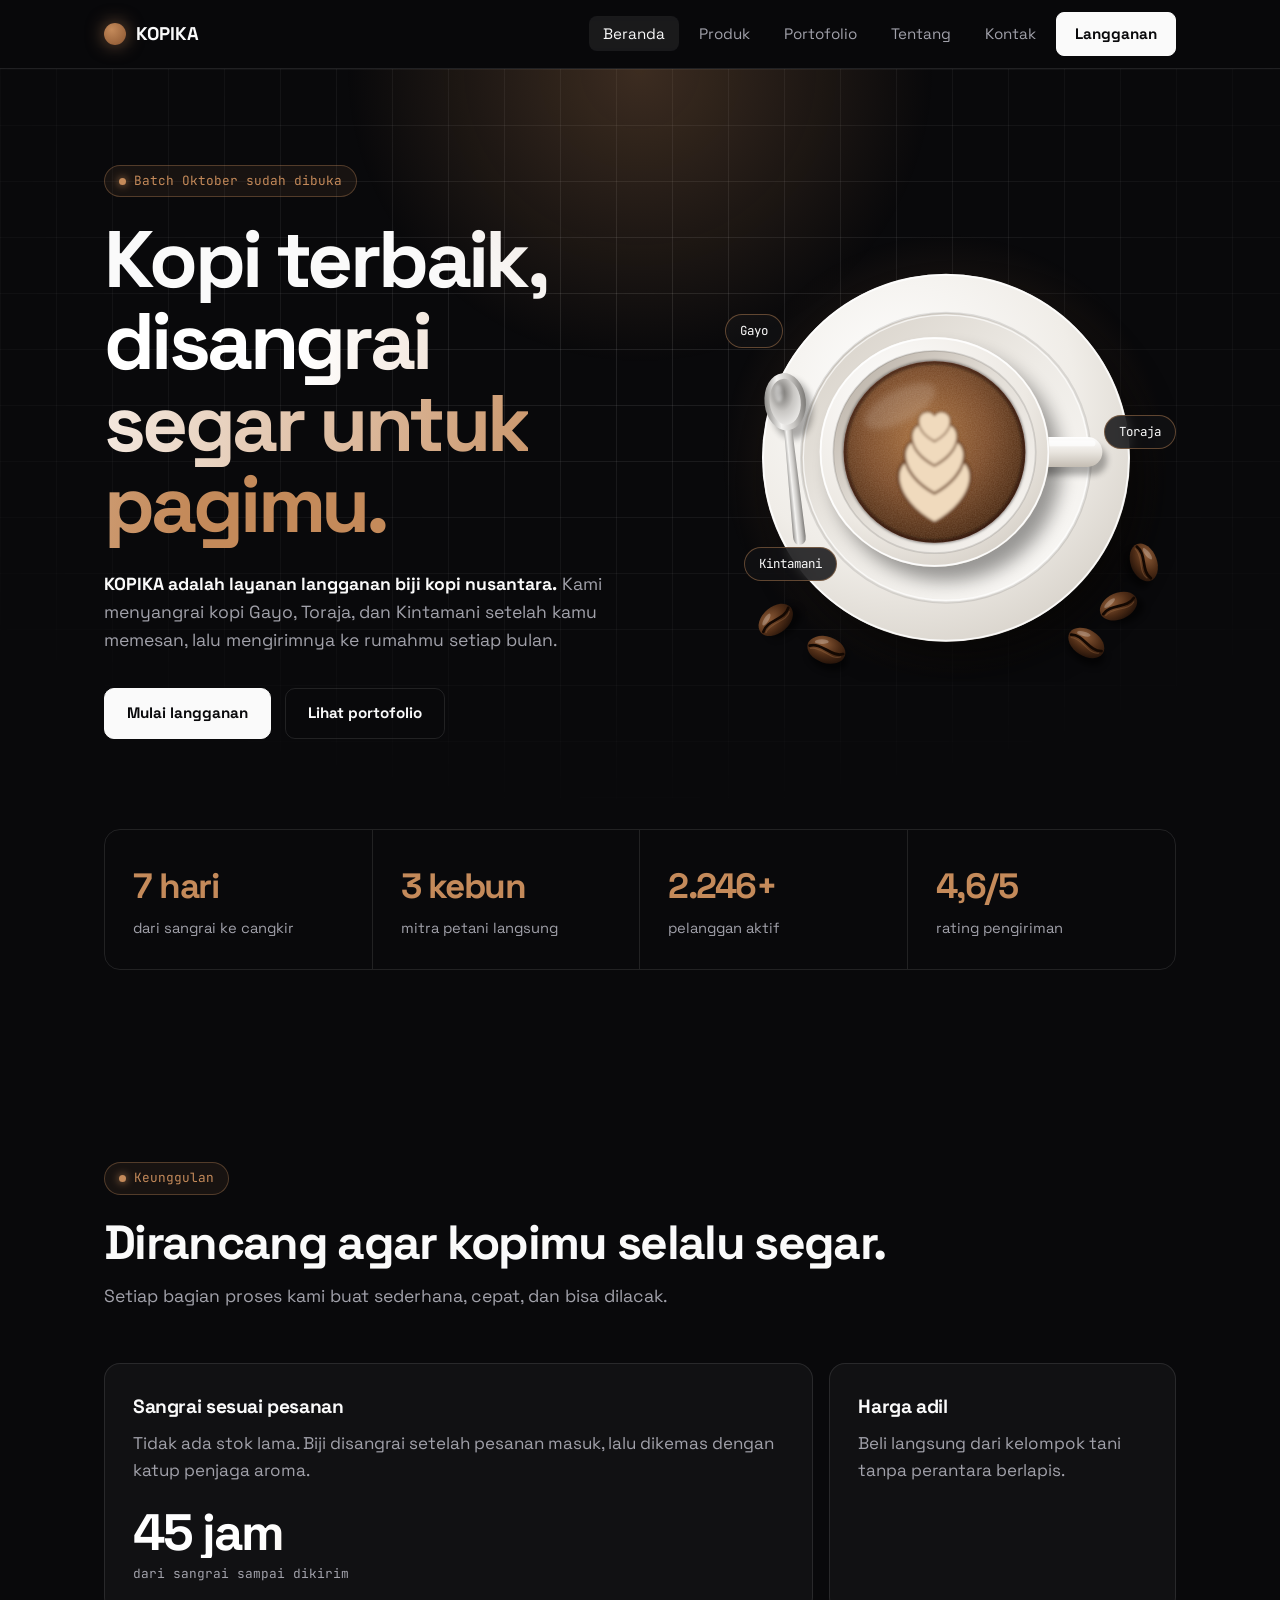
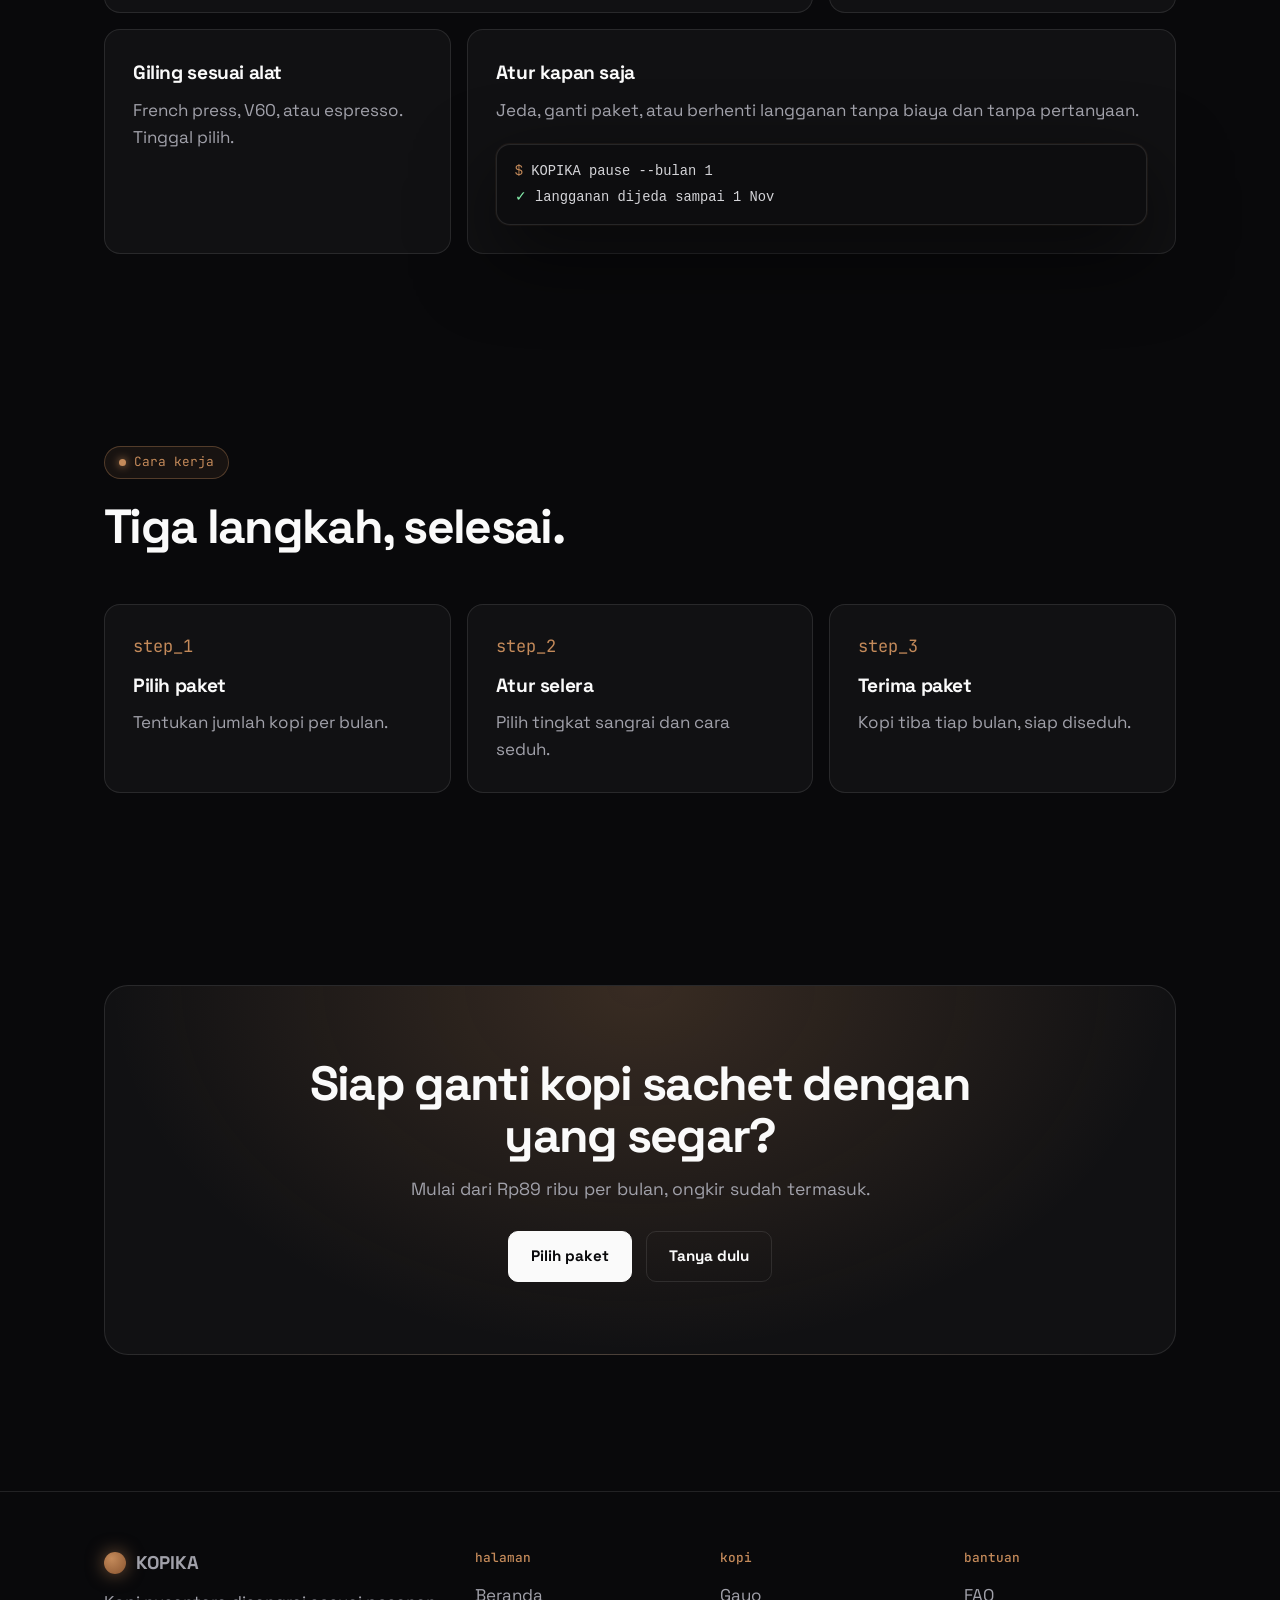
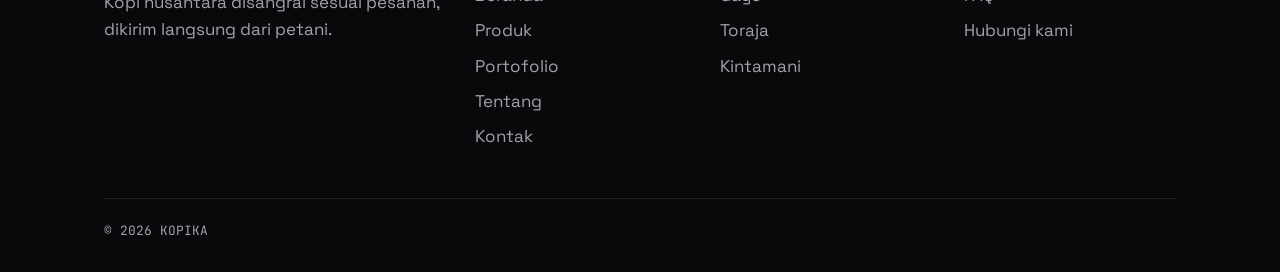
<file: index.html>
<!DOCTYPE html>
<html lang="id">

<head>
    <meta charset="UTF-8">
    <meta name="viewport" content="width=device-width, initial-scale=1">
    <title>KOPIKA - Kopi nusantara langganan</title>
    <link rel="preconnect" href="https://fonts.googleapis.com">
    <link rel="preconnect" href="https://fonts.gstatic.com" crossorigin>
    <link
        href="https://fonts.googleapis.com/css2?family=Space+Grotesk:wght@400;500;700&family=JetBrains+Mono:wght@400;500&display=swap"
        rel="stylesheet">
    <link rel="stylesheet" href="style.css">
</head>

<body>
    <header class="top">
        <div class="wrap nav"><a class="logo" href="index.html"><i></i>KOPIKA</a>
            <ul>
                <li><a href="index.html" class="on">Beranda</a></li>
                <li><a href="produk.html" class="">Produk</a></li>
                <li><a href="portofolio.html" class="">Portofolio</a></li>
                <li><a href="tentang.html" class="">Tentang</a></li>
                <li><a href="kontak.html" class="">Kontak</a></li>
                <li><a class="btn" href="produk.html#paket">Langganan</a></li>
            </ul>
        </div>
    </header>
    <main>
        <section class="hero">
            <div class="wrap">
                <div>
                    <span class="tag">Batch Oktober sudah dibuka</span>
                    <h1>Kopi terbaik, <span class="grad">disangrai segar untuk pagimu.</span></h1>
                    <p class="lead"><b style="color:var(--tx)">KOPIKA adalah layanan langganan biji kopi
                            nusantara.</b> Kami menyangrai kopi Gayo, Toraja, dan Kintamani setelah kamu memesan, lalu
                        mengirimnya ke rumahmu setiap bulan.</p>
                    <div class="row"><a class="btn" href="produk.html#paket">Mulai langganan</a><a class="btn ghost"
                            href="portofolio.html">Lihat portofolio</a></div>
                </div>
                <div class="art" aria-hidden="true">
                    <svg viewBox="0 0 400 400" role="img" xmlns="http://www.w3.org/2000/svg">
    <defs>
        <radialGradient id="gl" cx="50%" cy="50%" r="50%">
            <stop offset="0" stop-color="#C48A5A" stop-opacity=".30" />
            <stop offset="1" stop-color="#C48A5A" stop-opacity="0" />
        </radialGradient>
        <radialGradient id="gSaucer" cx="38%" cy="32%" r="85%">
            <stop offset="0" stop-color="#FFFFFF" />
            <stop offset=".55" stop-color="#F0EDE8" />
            <stop offset="1" stop-color="#CFC9C0" />
        </radialGradient>
        <linearGradient id="gWell" x1="0" y1="0" x2="1" y2="1">
            <stop offset="0" stop-color="#D5CFC6" />
            <stop offset=".5" stop-color="#EEEBE6" />
            <stop offset="1" stop-color="#FBFAF8" />
        </linearGradient>
        <radialGradient id="gCup" cx="36%" cy="30%" r="90%">
            <stop offset="0" stop-color="#FFFFFF" />
            <stop offset=".6" stop-color="#EDE9E3" />
            <stop offset="1" stop-color="#C9C2B8" />
        </radialGradient>
        <linearGradient id="gInner" x1="0" y1="0" x2="1" y2="1">
            <stop offset="0" stop-color="#B3AA9F" />
            <stop offset=".45" stop-color="#E2DDD6" />
            <stop offset="1" stop-color="#FAF8F5" />
        </linearGradient>
        <radialGradient id="gCoffee" cx="45%" cy="40%" r="68%">
            <stop offset="0" stop-color="#A9713F" />
            <stop offset=".5" stop-color="#7A4A28" />
            <stop offset=".88" stop-color="#47260F" />
            <stop offset="1" stop-color="#2B170A" />
        </radialGradient>
        <linearGradient id="gHandle" x1="0" y1="0" x2="0" y2="1">
            <stop offset="0" stop-color="#FFFFFF" />
            <stop offset=".5" stop-color="#E9E5DF" />
            <stop offset="1" stop-color="#C4BDB3" />
        </linearGradient>
        <linearGradient id="gMetal" x1="0" y1="0" x2="1" y2="0">
            <stop offset="0" stop-color="#8E8C89" />
            <stop offset=".35" stop-color="#F4F3F1" />
            <stop offset=".65" stop-color="#C9C7C4" />
            <stop offset="1" stop-color="#7C7A77" />
        </linearGradient>
        <radialGradient id="gSpoonIn" cx="40%" cy="30%" r="80%">
            <stop offset="0" stop-color="#6F6D6A" />
            <stop offset=".5" stop-color="#C8C6C3" />
            <stop offset="1" stop-color="#F1F0EE" />
        </radialGradient>
        <radialGradient id="gBean" cx="35%" cy="30%" r="80%">
            <stop offset="0" stop-color="#8E5C38" />
            <stop offset=".55" stop-color="#4E2C16" />
            <stop offset="1" stop-color="#1F1008" />
        </radialGradient>

        <filter id="b3" x="-30%" y="-30%" width="160%" height="160%"><feGaussianBlur stdDeviation="3" /></filter>
        <filter id="b8" x="-30%" y="-30%" width="160%" height="160%"><feGaussianBlur stdDeviation="8" /></filter>
        <filter id="b16" x="-40%" y="-40%" width="180%" height="180%"><feGaussianBlur stdDeviation="16" /></filter>
        <filter id="b1" x="-20%" y="-20%" width="140%" height="140%"><feGaussianBlur stdDeviation="1.3" /></filter>
        <filter id="grain" x="0" y="0" width="100%" height="100%">
            <feTurbulence type="fractalNoise" baseFrequency=".9" numOctaves="2" seed="7" result="n" />
            <feColorMatrix in="n" type="matrix"
                values="0 0 0 0 1  0 0 0 0 .86  0 0 0 0 .7  0 0 0 .55 0" result="c" />
            <feComposite in="c" in2="SourceAlpha" operator="in" />
        </filter>

        <path id="heart"
            d="M0 0 C-40 -22 -42 -58 -16 -62 C-6 -63 0 -54 0 -54 C0 -54 6 -63 16 -62 C42 -58 40 -22 0 0Z" />

        <g id="bean">
            <ellipse cx="4" cy="6" rx="17" ry="10.5" fill="#000" opacity=".55" filter="url(#b3)" />
            <ellipse rx="17" ry="11.5" fill="url(#gBean)" />
            <path d="M-15 1 C-6 -5 6 5 15 -1" fill="none" stroke="#130802" stroke-width="2.4"
                stroke-linecap="round" />
            <path d="M-14 3.2 C-5 -2 6 8 14 1.8" fill="none" stroke="#A67348" stroke-opacity=".35"
                stroke-width="1" />
            <ellipse cx="-6" cy="-5.5" rx="6" ry="2" fill="#fff" fill-opacity=".25"
                transform="rotate(-18 -6 -5.5)" />
        </g>
    </defs>

    <!-- cahaya hangat di belakang -->
    <circle cx="200" cy="205" r="195" fill="url(#gl)" />

    <!-- bayangan piring -->
    <ellipse cx="214" cy="226" rx="162" ry="158" fill="#000" opacity=".6" filter="url(#b16)" />

    <!-- piring -->
    <circle cx="200" cy="205" r="160" fill="url(#gSaucer)" />
    <circle cx="200" cy="205" r="159" fill="none" stroke="#fff" stroke-opacity=".85" stroke-width="1.5" />
    <circle cx="200" cy="205" r="126" fill="url(#gWell)" />
    <circle cx="200" cy="205" r="126" fill="none" stroke="#000" stroke-opacity=".10" stroke-width="2" />
    <circle cx="200" cy="205" r="124" fill="none" stroke="#fff" stroke-opacity=".7" stroke-width="1" />

    <!-- sendok -->
    <g transform="translate(66 212) rotate(-6)">
        <ellipse cx="5" cy="7" rx="18" ry="26" fill="#000" opacity=".30" filter="url(#b3)"
            transform="translate(0 -56)" />
        <path d="M-3.5 -34 L3.5 -34 L5.5 62 Q5.5 69 0 69 Q-5.5 69 -5.5 62Z" fill="url(#gMetal)" />
        <ellipse cx="0" cy="-56" rx="18" ry="25" fill="url(#gMetal)" />
        <ellipse cx="0" cy="-56" rx="13.5" ry="20" fill="url(#gSpoonIn)" />
        <ellipse cx="-5" cy="-64" rx="3.5" ry="8" fill="#fff" opacity=".45" filter="url(#b1)" />
    </g>

    <!-- bayangan cangkir + gagang -->
    <circle cx="200" cy="212" r="100" fill="#000" opacity=".38" filter="url(#b8)" />
    <rect x="266" y="194" width="74" height="26" rx="13" fill="#000" opacity=".30" filter="url(#b3)" />

    <!-- gagang -->
    <rect x="262" y="187" width="74" height="26" rx="13" fill="url(#gHandle)" />
    <rect x="268" y="190" width="62" height="5" rx="2.5" fill="#fff" opacity=".7" />

    <!-- badan cangkir -->
    <circle cx="190" cy="200" r="100" fill="url(#gCup)" />
    <circle cx="190" cy="200" r="99" fill="none" stroke="#fff" stroke-opacity=".9" stroke-width="1.5" />
    <circle cx="190" cy="200" r="88" fill="url(#gInner)" />
    <circle cx="190" cy="200" r="88" fill="none" stroke="#000" stroke-opacity=".12" stroke-width="1.5" />

    <!-- kopi -->
    <circle cx="190" cy="200" r="79" fill="url(#gCoffee)" />
    <circle cx="190" cy="200" r="79" fill="#000" filter="url(#grain)" opacity=".28" />
    <circle cx="190" cy="200" r="78" fill="none" stroke="#1A0C05" stroke-opacity=".55" stroke-width="3"
        filter="url(#b1)" />

    <!-- latte art -->
    <g fill="#F0DABD" stroke="#6B4023" stroke-width="2.6" stroke-linejoin="round" filter="url(#b1)">
        <use href="#heart" transform="translate(190 262) scale(.95)" />
        <use href="#heart" transform="translate(190 236) scale(.78)" />
        <use href="#heart" transform="translate(190 212) scale(.6)" />
        <use href="#heart" transform="translate(190 191) scale(.42)" />
    </g>
    <path d="M190 150 L190 268" stroke="#6B4023" stroke-opacity=".75" stroke-width="1.6" stroke-linecap="round"
        filter="url(#b1)" />

    <!-- kilau di permukaan kopi -->
    <ellipse cx="160" cy="160" rx="34" ry="14" fill="#fff" opacity=".14" filter="url(#b3)"
        transform="rotate(-28 160 160)" />

    <!-- uap tipis -->
    <g class="steam" fill="#fff" fill-opacity=".22" filter="url(#b8)">
        <path d="M150 150 a36 20 0 1 0 72 0 a36 20 0 1 0 -72 0z" />
        <path d="M176 120 a26 30 0 1 0 52 0 a26 30 0 1 0 -52 0z" style="animation-delay:1.4s" />
    </g>

    <!-- biji kopi -->
    <g transform="translate(350 334) rotate(-24)"><use href="#bean" /></g>
    <g transform="translate(322 366) rotate(32)"><use href="#bean" /></g>
    <g transform="translate(372 296) rotate(70)"><use href="#bean" /></g>
    <g transform="translate(52 346) rotate(-40)"><use href="#bean" /></g>
    <g transform="translate(96 372) rotate(18)"><use href="#bean" /></g>
</svg>
                    <span class="chip c1">Gayo</span><span class="chip c2">Toraja</span><span
                        class="chip c3">Kintamani</span>
                </div>
            </div>
        </section>

        <section style="padding-top:0">
            <div class="wrap">
                <div class="stats">
                    <div><b>7 hari</b><span>dari sangrai ke cangkir</span></div>
                    <div><b>3 kebun</b><span>mitra petani langsung</span></div>
                    <div><b>2.400+</b><span>pelanggan aktif</span></div>
                    <div><b>4,9/5</b><span>rating pengiriman</span></div>
                </div>
            </div>
        </section>

        <section>
            <div class="wrap">
                <div class="head"><span class="tag">Keunggulan</span>
                    <h2>Dirancang agar kopimu selalu segar.</h2>
                    <p class="lead">Setiap bagian proses kami buat sederhana, cepat, dan bisa dilacak.</p>
                </div>
                <div class="bento">
                    <div class="card b4">
                        <h3>Sangrai sesuai pesanan</h3>
                        <p>Tidak ada stok lama. Biji disangrai setelah pesanan masuk, lalu dikemas dengan katup penjaga
                            aroma.</p>
                        <div class="big grad" style="margin-top:22px">48 jam</div>
                        <p class="mono" style="font-size:.8rem;margin-top:6px">dari sangrai sampai dikirim</p>
                    </div>
                    <div class="card b2">
                        <h3>Harga adil</h3>
                        <p>Beli langsung dari kelompok tani tanpa perantara berlapis.</p>
                    </div>
                    <div class="card b2">
                        <h3>Giling sesuai alat</h3>
                        <p>French press, V60, atau espresso. Tinggal pilih.</p>
                    </div>
                    <div class="card b4">
                        <h3>Atur kapan saja</h3>
                        <p>Jeda, ganti paket, atau berhenti langganan tanpa biaya dan tanpa pertanyaan.</p>
                        <div class="term" style="margin-top:20px">
                            <pre style="padding:14px 18px"><span class="p">$</span> KOPIKA pause --bulan 1
<span class="g">✓</span> langganan dijeda sampai 1 Nov</pre>
                        </div>
                    </div>
                </div>
            </div>
        </section>

        <section>
            <div class="wrap">
                <div class="head"><span class="tag">Cara kerja</span>
                    <h2>Tiga langkah, selesai.</h2>
                </div>
                <div class="g3">
                    <div class="card"><span class="mono" style="color:var(--br)">step_1</span>
                        <h3 style="margin-top:10px">Pilih paket</h3>
                        <p>Tentukan jumlah kopi per bulan.</p>
                    </div>
                    <div class="card"><span class="mono" style="color:var(--br)">step_2</span>
                        <h3 style="margin-top:10px">Atur selera</h3>
                        <p>Pilih tingkat sangrai dan cara seduh.</p>
                    </div>
                    <div class="card"><span class="mono" style="color:var(--br)">step_3</span>
                        <h3 style="margin-top:10px">Terima paket</h3>
                        <p>Kopi tiba tiap bulan, siap diseduh.</p>
                    </div>
                </div>
            </div>
        </section>

        <section>
            <div class="wrap">
                <div class="cta">
                    <h2>Siap ganti kopi sachet dengan yang segar?</h2>
                    <p class="lead" style="margin:auto">Mulai dari Rp89 ribu per bulan, ongkir sudah termasuk.</p>
                    <div class="row"><a class="btn" href="produk.html#paket">Pilih paket</a><a class="btn ghost"
                            href="kontak.html">Tanya dulu</a></div>
                </div>
            </div>
        </section>
    </main>
    <footer>
        <div class="wrap">
            <div class="fg">
                <div><a class="logo" href="index.html"><i></i>KOPIKA</a>
                    <p>Kopi nusantara disangrai sesuai pesanan, dikirim langsung dari petani.</p>
                </div>
                <div>
                    <h4>halaman</h4>
                    <ul>
                        <li><a href="index.html">Beranda</a></li>
                        <li><a href="produk.html">Produk</a></li>
                        <li><a href="portofolio.html">Portofolio</a></li>
                        <li><a href="tentang.html">Tentang</a></li>
                        <li><a href="kontak.html">Kontak</a></li>
                    </ul>
                </div>
                <div>
                    <h4>kopi</h4>
                    <ul>
                        <li><a href="produk.html">Gayo</a></li>
                        <li><a href="produk.html">Toraja</a></li>
                        <li><a href="produk.html">Kintamani</a></li>
                    </ul>
                </div>
                <div>
                    <h4>bantuan</h4>
                    <ul>
                        <li><a href="kontak.html#faq">FAQ</a></li>
                        <li><a href="kontak.html">Hubungi kami</a></li>
                    </ul>
                </div>
            </div>
            <div class="copy"><span>© 2026 KOPIKA</span><span></span></div>
        </div>
    </footer>
    <script src="animasi.js"></script>
</body>

</html>
</file>
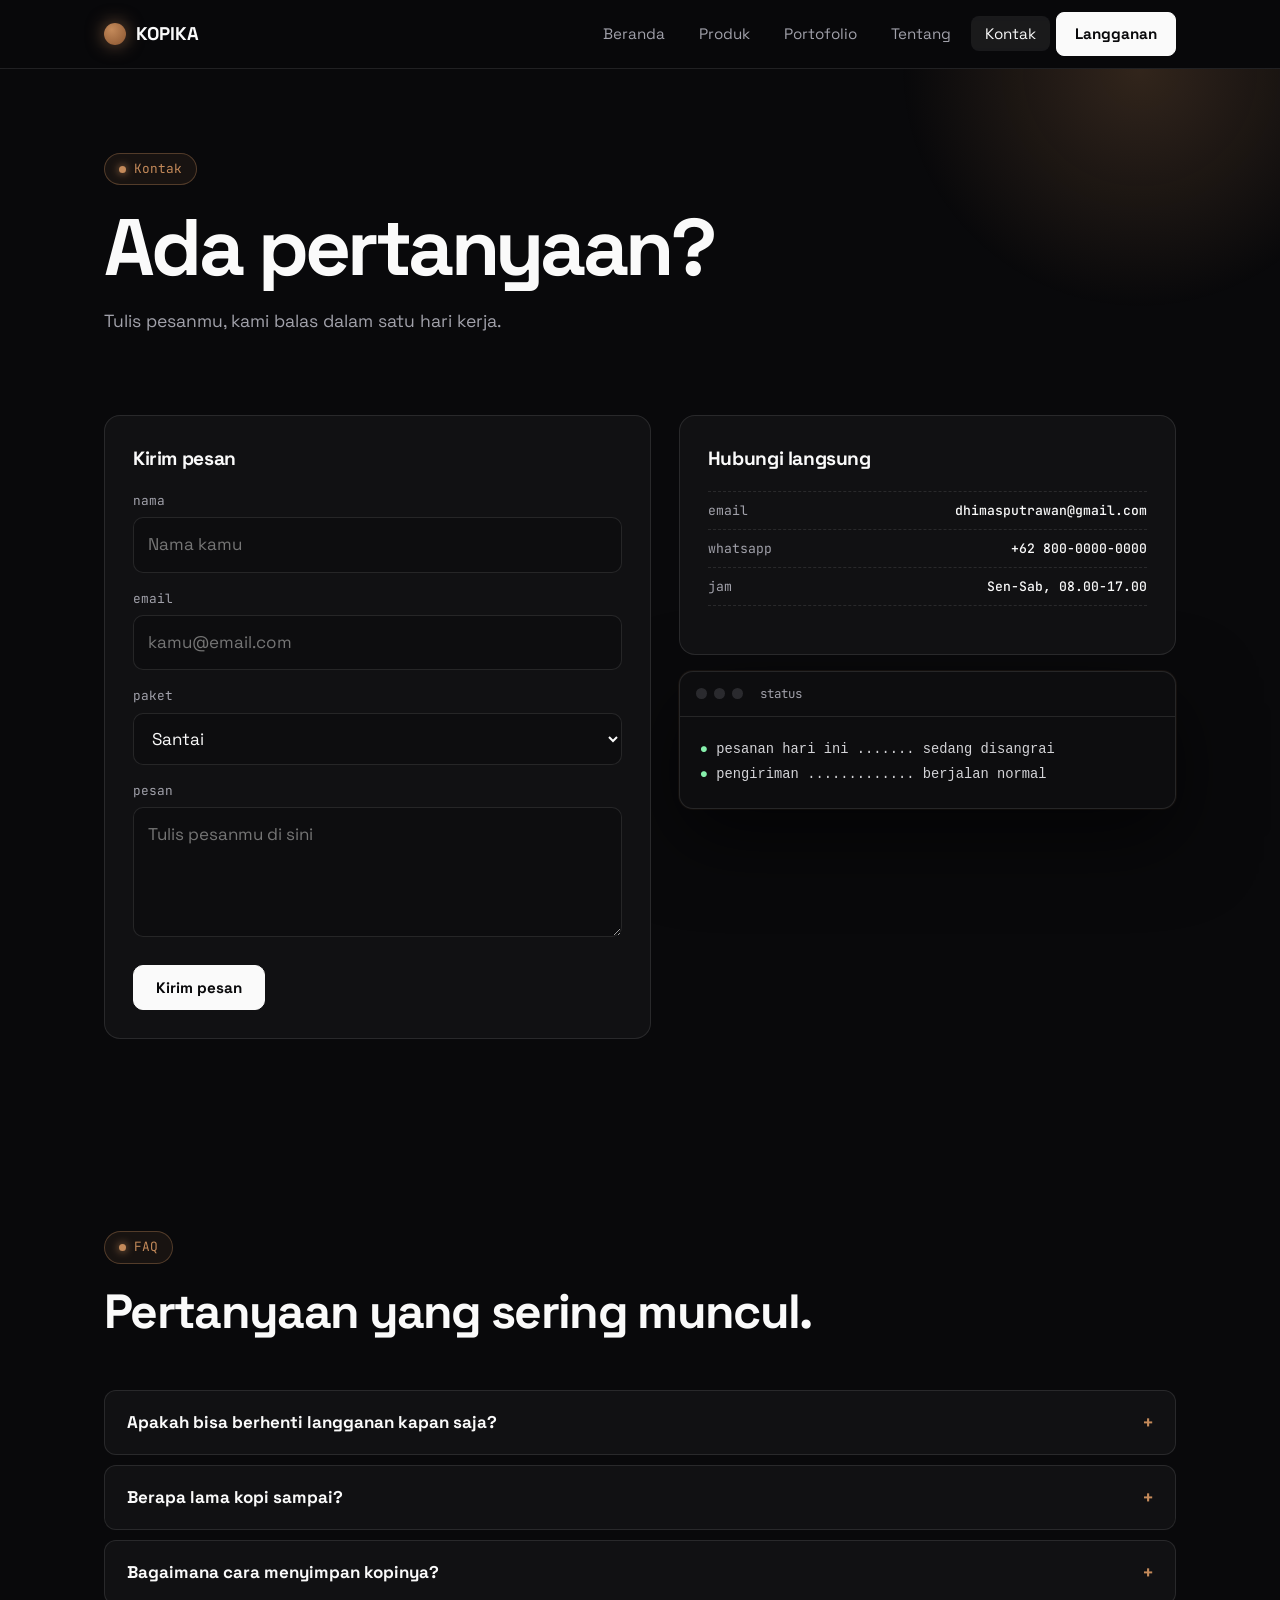
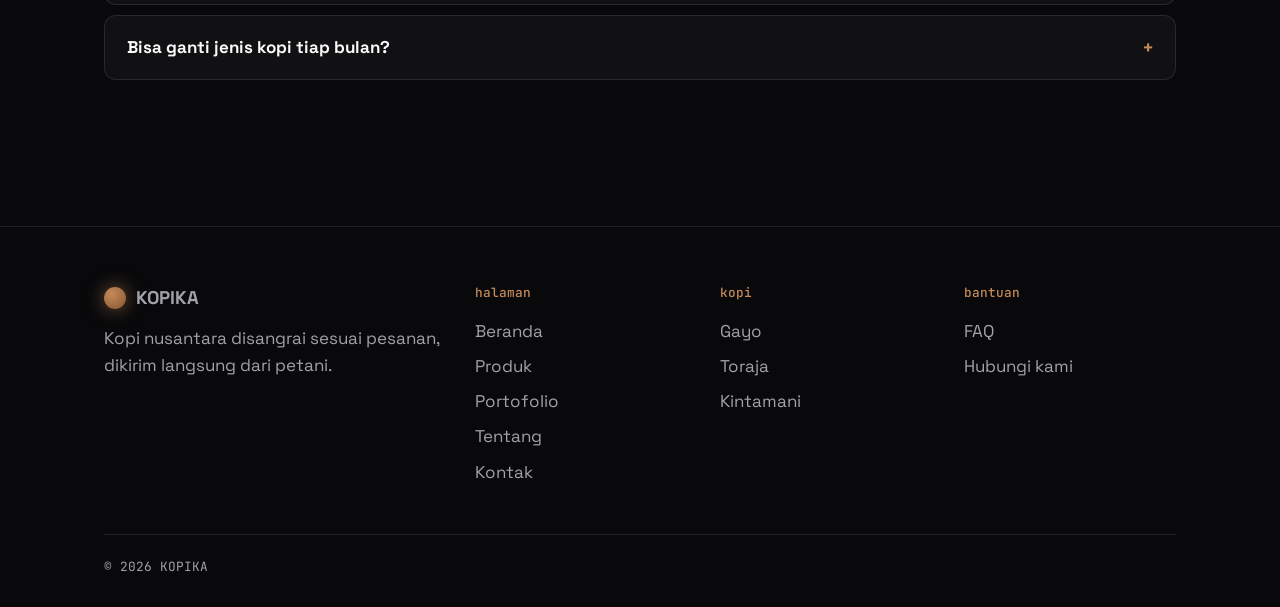
<file: kontak.html>
<!DOCTYPE html>
<html lang="id">

<head>
    <meta charset="UTF-8">
    <meta name="viewport" content="width=device-width, initial-scale=1">
    <title>Kontak - KOPIKA</title>
    <link rel="preconnect" href="https://fonts.googleapis.com">
    <link rel="preconnect" href="https://fonts.gstatic.com" crossorigin>
    <link
        href="https://fonts.googleapis.com/css2?family=Space+Grotesk:wght@400;500;700&family=JetBrains+Mono:wght@400;500&display=swap"
        rel="stylesheet">
    <link rel="stylesheet" href="style.css">
</head>

<body>
    <header class="top">
        <div class="wrap nav"><a class="logo" href="index.html"><i></i>KOPIKA</a>
            <ul>
                <li><a href="index.html" class="">Beranda</a></li>
                <li><a href="produk.html" class="">Produk</a></li>
                <li><a href="portofolio.html" class="">Portofolio</a></li>
                <li><a href="tentang.html" class="">Tentang</a></li>
                <li><a href="kontak.html" class="on">Kontak</a></li>
                <li><a class="btn" href="produk.html#paket">Langganan</a></li>
            </ul>
        </div>
    </header>
    <main>
        <section class="pagehero">
            <div class="wrap"><span class="tag">Kontak</span>
                <h1>Ada pertanyaan?</h1>
                <p class="lead" style="margin-top:18px">Tulis pesanmu, kami balas dalam satu hari kerja.</p>
            </div>
        </section>
        <section style="padding-top:40px">
            <div class="wrap">
                <div class="split">
                    <form class="card" onsubmit="return false">
                        <h3>Kirim pesan</h3>
                        <label for="n">nama</label><input id="n" type="text" placeholder="Nama kamu">
                        <label for="e">email</label><input id="e" type="email" placeholder="kamu@email.com">
                        <label for="p">paket</label><select id="p" data-render="paket-opsi"></select>
                        <label for="m">pesan</label><textarea id="m" placeholder="Tulis pesanmu di sini"></textarea>
                        <button class="btn" style="margin-top:20px;cursor:pointer;font-family:inherit">Kirim
                            pesan</button>
                    </form>
                    <div>
                        <div class="card" style="margin-bottom:16px">
                            <h3>Hubungi langsung</h3>
                            <ul class="spec">
                                <li>email<b>dhimasputrawan@gmail.com</b></li>
                                <li>whatsapp<b>+62 800-0000-0000</b></li>
                                <li>jam<b>Sen-Sab, 08.00-17.00</b></li>
                            </ul>
                        </div>
                        <div class="term">
                            <div class="bar"><i></i><i></i><i></i><span>status</span></div>
                            <pre><span class="g">●</span> pesanan hari ini ....... sedang disangrai
<span class="g">●</span> pengiriman ............. berjalan normal</pre>
                        </div>
                    </div>
                </div>
            </div>
        </section>

        <section id="faq">
            <div class="wrap">
                <div class="head"><span class="tag">FAQ</span>
                    <h2>Pertanyaan yang sering muncul.</h2>
                </div>
                <div data-render="faq"></div>
            </div>
        </section>
    </main>
    <footer>
        <div class="wrap">
            <div class="fg">
                <div><a class="logo" href="index.html"><i></i>KOPIKA</a>
                    <p>Kopi nusantara disangrai sesuai pesanan, dikirim langsung dari petani.</p>
                </div>
                <div>
                    <h4>halaman</h4>
                    <ul>
                        <li><a href="index.html">Beranda</a></li>
                        <li><a href="produk.html">Produk</a></li>
                        <li><a href="portofolio.html">Portofolio</a></li>
                        <li><a href="tentang.html">Tentang</a></li>
                        <li><a href="kontak.html">Kontak</a></li>
                    </ul>
                </div>
                <div>
                    <h4>kopi</h4>
                    <ul>
                        <li><a href="produk.html">Gayo</a></li>
                        <li><a href="produk.html">Toraja</a></li>
                        <li><a href="produk.html">Kintamani</a></li>
                    </ul>
                </div>
                <div>
                    <h4>bantuan</h4>
                    <ul>
                        <li><a href="kontak.html#faq">FAQ</a></li>
                        <li><a href="kontak.html">Hubungi kami</a></li>
                    </ul>
                </div>
            </div>
            <div class="copy"><span>© 2026 KOPIKA</span><span></span></div>
        </div>
    </footer>
    <script src="data.js"></script>
    <script src="app.js"></script>
    <script src="animasi.js"></script>
</body>

</html>
</file>
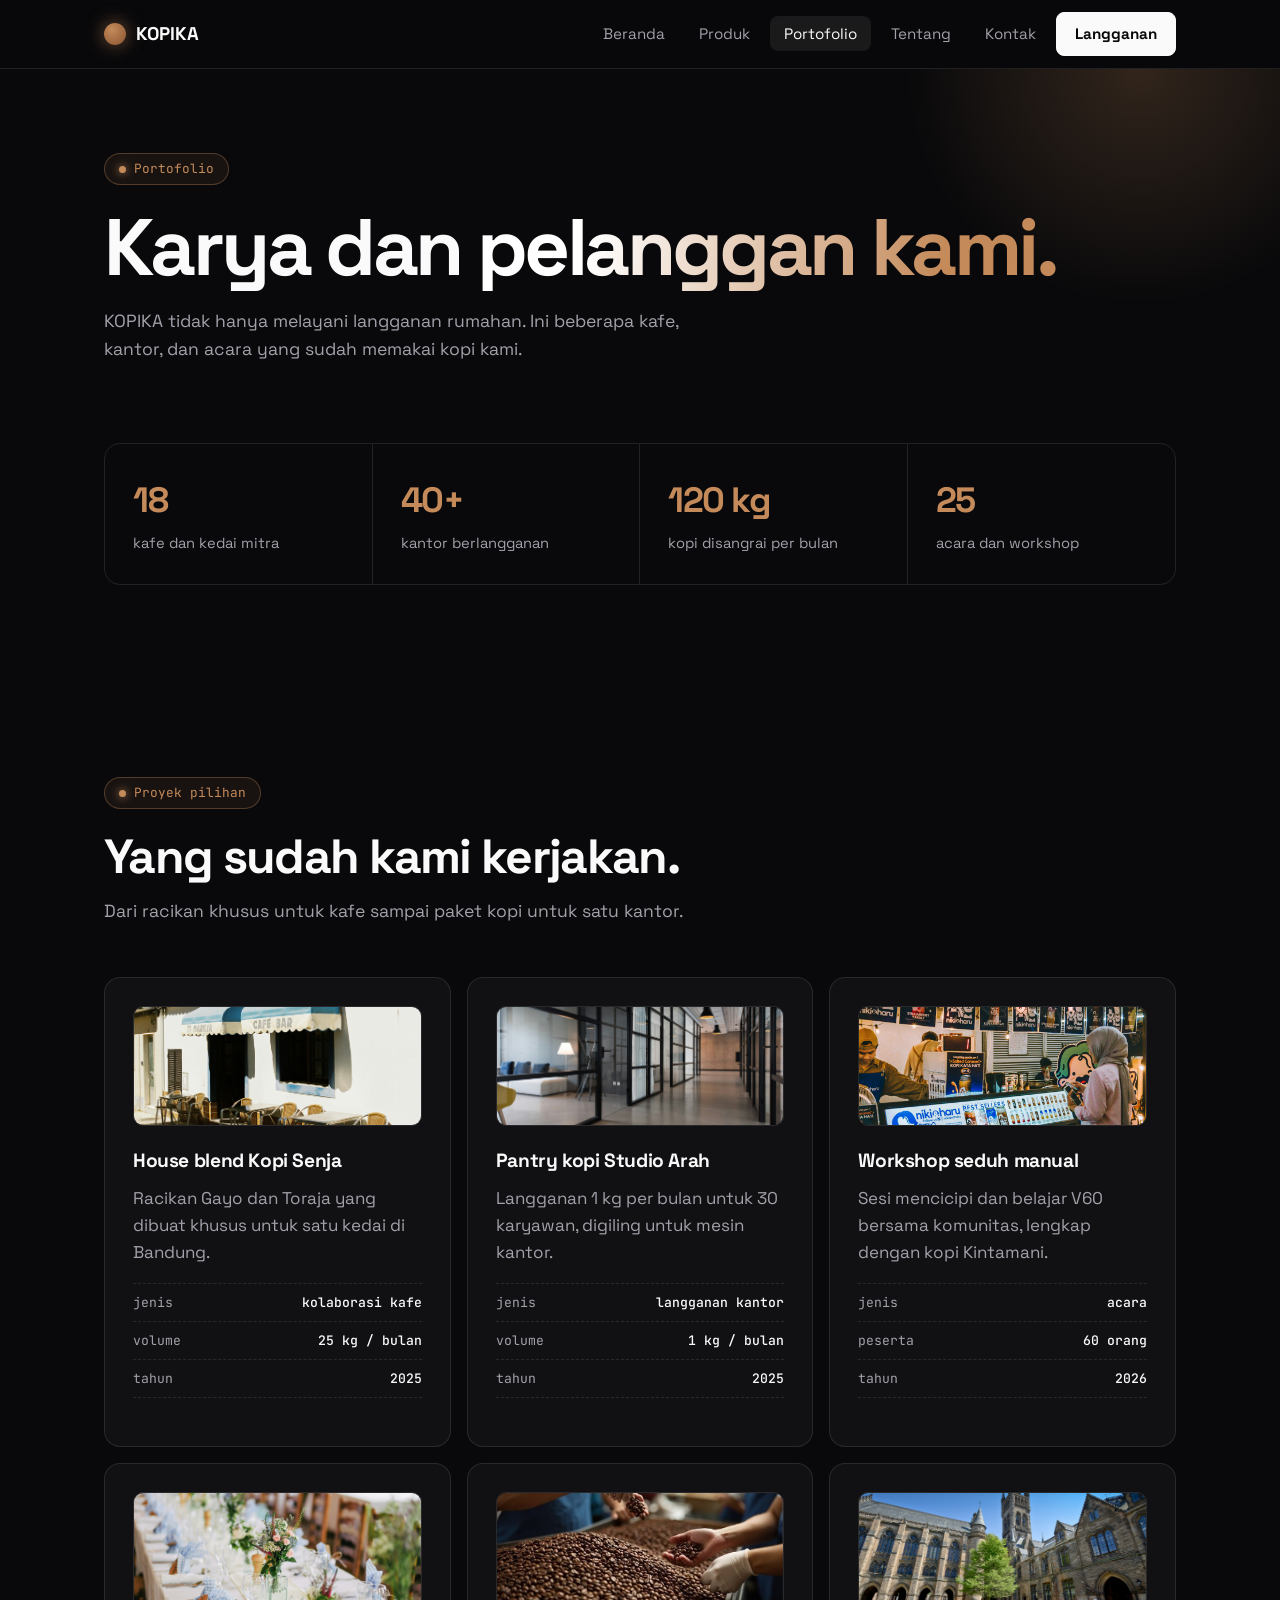
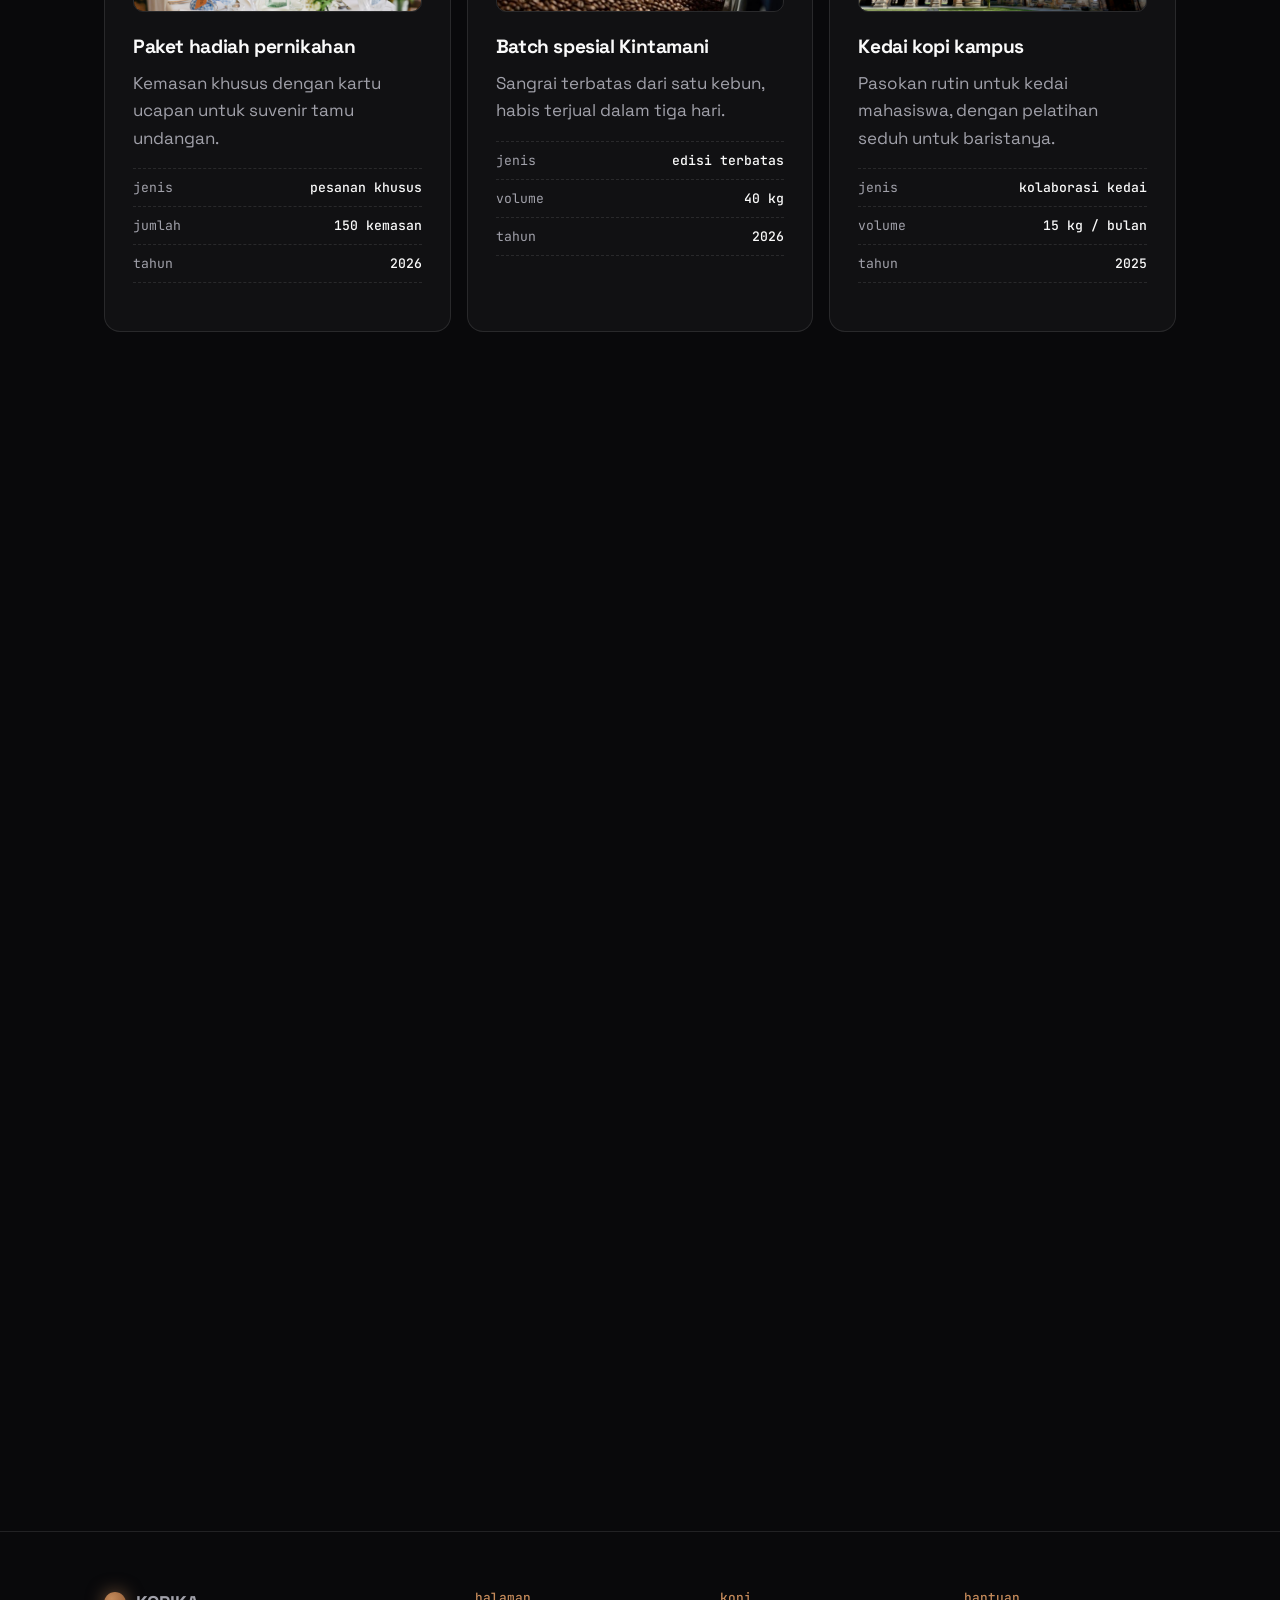
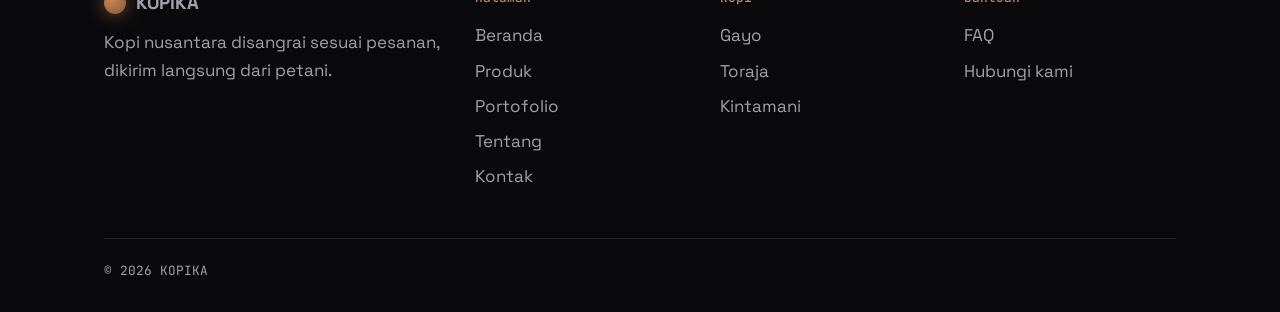
<file: portofolio.html>
<!DOCTYPE html>
<html lang="id">

<head>
    <meta charset="UTF-8">
    <meta name="viewport" content="width=device-width, initial-scale=1">
    <title>Portofolio - KOPIKA</title>
    <link rel="preconnect" href="https://fonts.googleapis.com">
    <link rel="preconnect" href="https://fonts.gstatic.com" crossorigin>
    <link
        href="https://fonts.googleapis.com/css2?family=Space+Grotesk:wght@400;500;700&family=JetBrains+Mono:wght@400;500&display=swap"
        rel="stylesheet">
    <link rel="stylesheet" href="style.css">
</head>

<body>
    <header class="top">
        <div class="wrap nav"><a class="logo" href="index.html"><i></i>KOPIKA</a>
            <ul>
                <li><a href="index.html" class="">Beranda</a></li>
                <li><a href="produk.html" class="">Produk</a></li>
                <li><a href="portofolio.html" class="on">Portofolio</a></li>
                <li><a href="tentang.html" class="">Tentang</a></li>
                <li><a href="kontak.html" class="">Kontak</a></li>
                <li><a class="btn" href="produk.html#paket">Langganan</a></li>
            </ul>
        </div>
    </header>
    <main>
        <section class="pagehero">
            <div class="wrap"><span class="tag">Portofolio</span>
                <h1>Karya dan <span class="grad">pelanggan kami.</span></h1>
                <p class="lead" style="margin-top:18px">KOPIKA tidak hanya melayani langganan rumahan. Ini beberapa
                    kafe, kantor, dan acara yang sudah memakai kopi kami.</p>
            </div>
        </section>

        <section style="padding-top:40px">
            <div class="wrap">
                <div class="stats">
                    <div><b>18</b><span>kafe dan kedai mitra</span></div>
                    <div><b>40+</b><span>kantor berlangganan</span></div>
                    <div><b>120 kg</b><span>kopi disangrai per bulan</span></div>
                    <div><b>25</b><span>acara dan workshop</span></div>
                </div>
            </div>
        </section>

        <section>
            <div class="wrap">
                <div class="head"><span class="tag">Proyek pilihan</span>
                    <h2>Yang sudah kami kerjakan.</h2>
                    <p class="lead">Dari racikan khusus untuk kafe sampai paket kopi untuk satu kantor.</p>
                </div>
                <div class="g3" data-render="proyek"></div>
            </div>
        </section>

        <section>
            <div class="wrap">
                <div class="head"><span class="tag">Testimoni</span>
                    <h2>Kata mereka.</h2>
                </div>
                <div class="g2">
                    <div class="card">
                        <p style="color:var(--tx);font-size:1.1rem">"Pelanggan kami sering tanya kopi apa yang kami
                            pakai sekarang. Aromanya memang beda dari yang biasa."</p>
                        <p class="mono" style="font-size:.8rem;margin-top:16px;color:var(--br)">Rani, pemilik Kopi Senja
                        </p>
                    </div>
                    <div class="card">
                        <p style="color:var(--tx);font-size:1.1rem">"Satu kantor ganti dari kopi sachet. Sekarang jam
                            sepuluh pagi pantry selalu ramai."</p>
                        <p class="mono" style="font-size:.8rem;margin-top:16px;color:var(--br)">Bima, Studio Arah</p>
                    </div>
                </div>
            </div>
        </section>

        <section>
            <div class="wrap">
                <div class="cta">
                    <h2>Mau kopimu jadi proyek berikutnya?</h2>
                    <p class="lead" style="margin:auto">Ceritakan kebutuhan kafe, kantor, atau acaramu.</p>
                    <div class="row"><a class="btn" href="kontak.html">Hubungi kami</a><a class="btn ghost"
                            href="produk.html#paket">Lihat paket</a></div>
                </div>
            </div>
        </section>
    </main>
    <footer>
        <div class="wrap">
            <div class="fg">
                <div><a class="logo" href="index.html"><i></i>KOPIKA</a>
                    <p>Kopi nusantara disangrai sesuai pesanan, dikirim langsung dari petani.</p>
                </div>
                <div>
                    <h4>halaman</h4>
                    <ul>
                        <li><a href="index.html">Beranda</a></li>
                        <li><a href="produk.html">Produk</a></li>
                        <li><a href="portofolio.html">Portofolio</a></li>
                        <li><a href="tentang.html">Tentang</a></li>
                        <li><a href="kontak.html">Kontak</a></li>
                    </ul>
                </div>
                <div>
                    <h4>kopi</h4>
                    <ul>
                        <li><a href="produk.html">Gayo</a></li>
                        <li><a href="produk.html">Toraja</a></li>
                        <li><a href="produk.html">Kintamani</a></li>
                    </ul>
                </div>
                <div>
                    <h4>bantuan</h4>
                    <ul>
                        <li><a href="kontak.html#faq">FAQ</a></li>
                        <li><a href="kontak.html">Hubungi kami</a></li>
                    </ul>
                </div>
            </div>
            <div class="copy"><span>© 2026 KOPIKA</span><span></span></div>
        </div>
    </footer>
    <script src="data.js"></script>
    <script src="app.js"></script>
    <script src="animasi.js"></script>
</body>

</html>
</file>
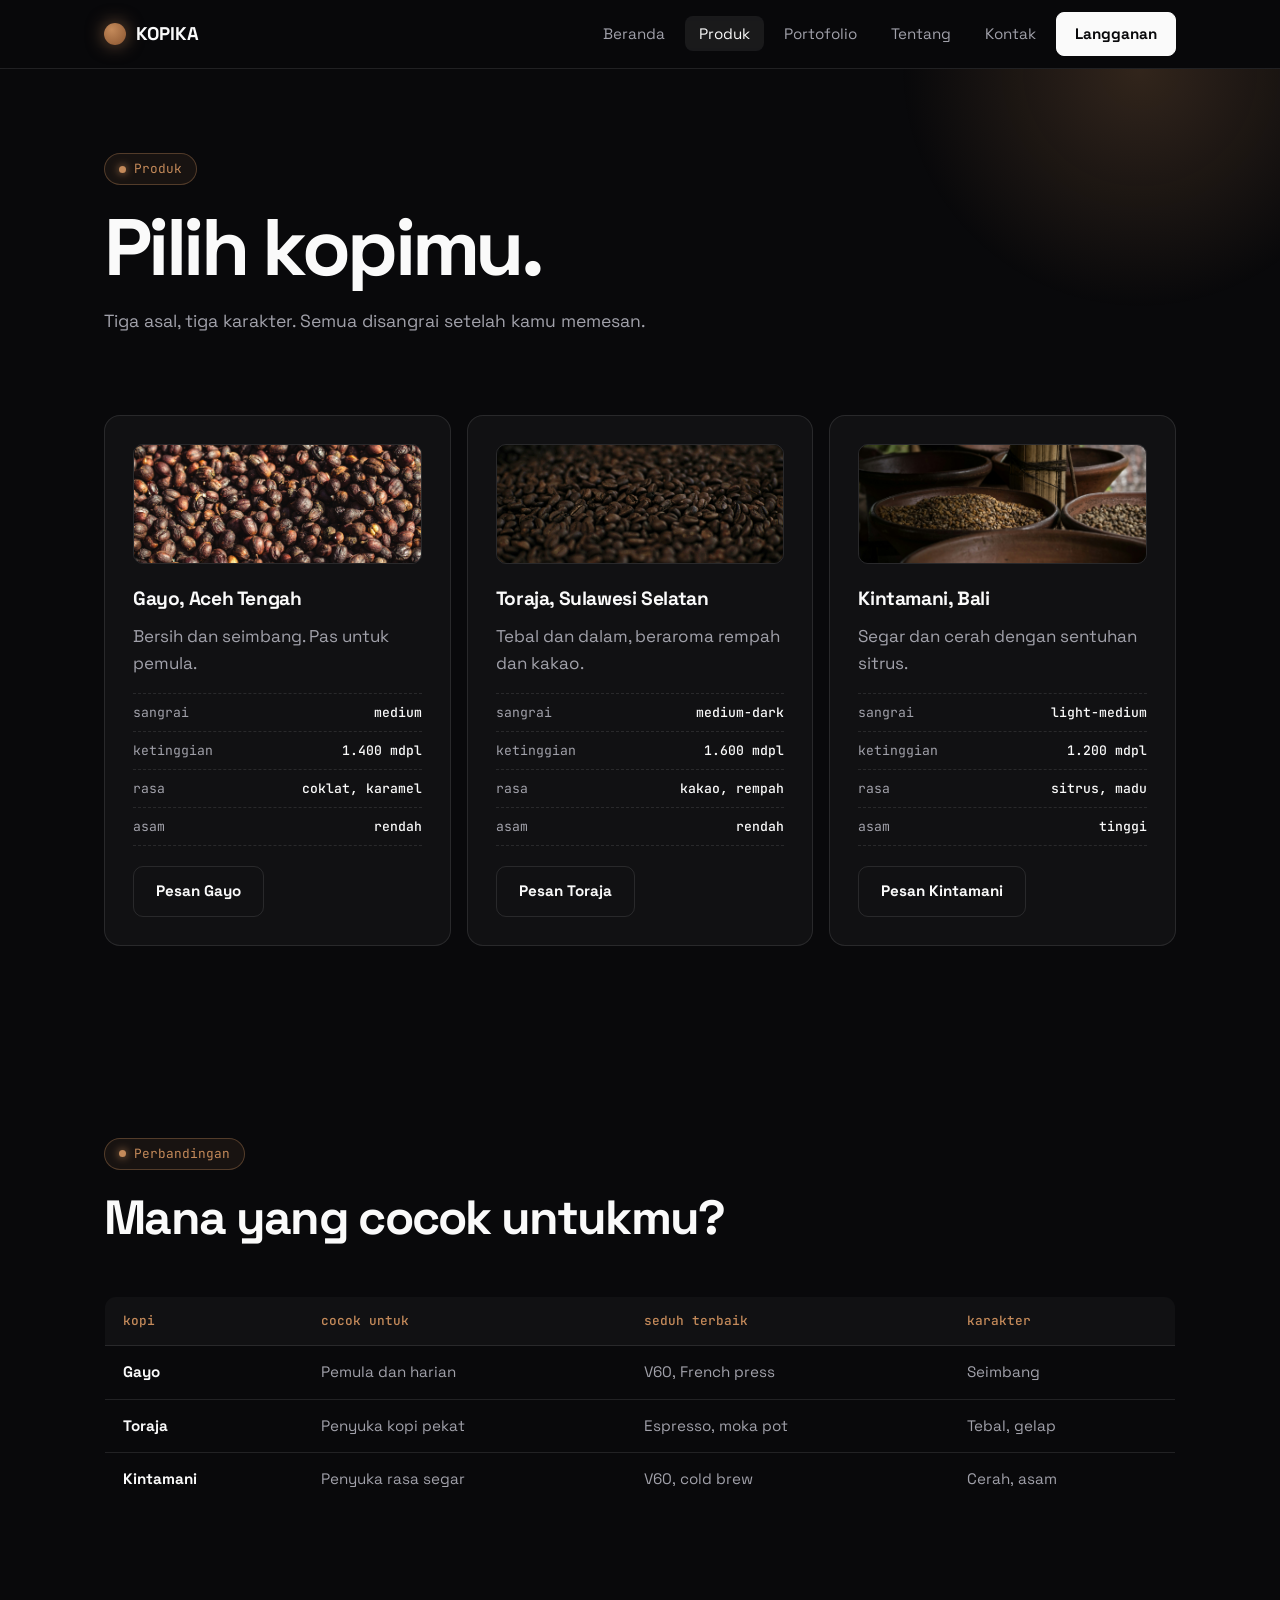
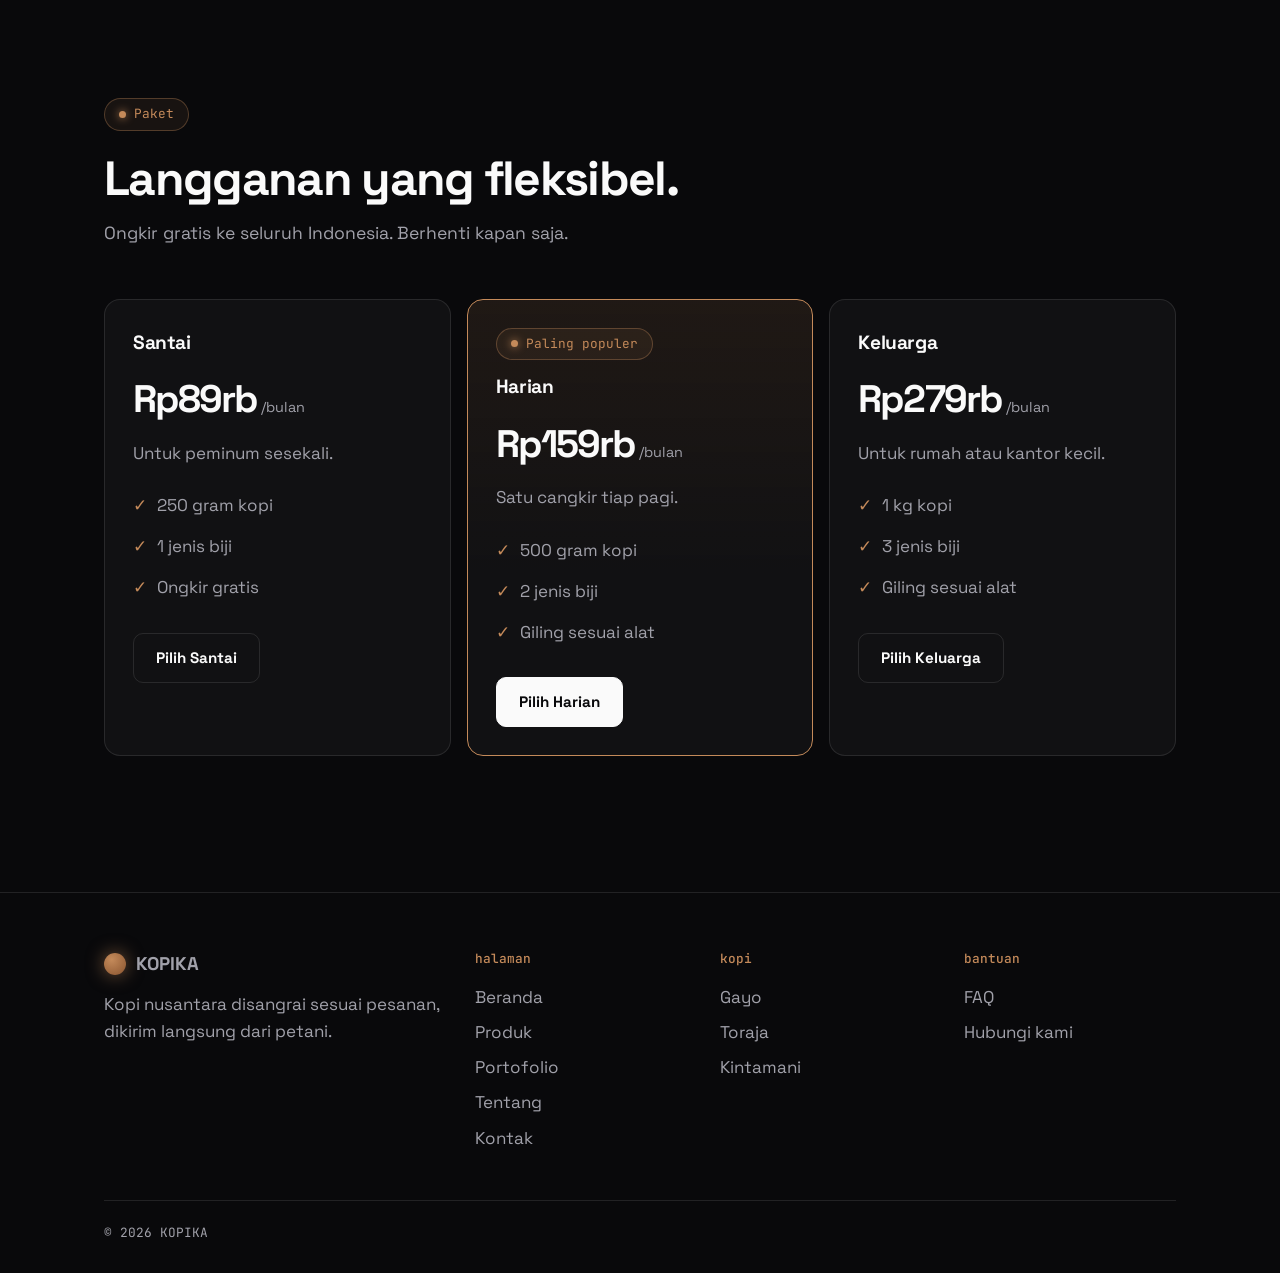
<file: produk.html>
<!DOCTYPE html>
<html lang="id">

<head>
    <meta charset="UTF-8">
    <meta name="viewport" content="width=device-width, initial-scale=1">
    <title>Produk - KOPIKA</title>
    <link rel="preconnect" href="https://fonts.googleapis.com">
    <link rel="preconnect" href="https://fonts.gstatic.com" crossorigin>
    <link
        href="https://fonts.googleapis.com/css2?family=Space+Grotesk:wght@400;500;700&family=JetBrains+Mono:wght@400;500&display=swap"
        rel="stylesheet">
    <link rel="stylesheet" href="style.css">
</head>

<body>
    <header class="top">
        <div class="wrap nav"><a class="logo" href="index.html"><i></i>KOPIKA</a>
            <ul>
                <li><a href="index.html" class="">Beranda</a></li>
                <li><a href="produk.html" class="on">Produk</a></li>
                <li><a href="portofolio.html" class="">Portofolio</a></li>
                <li><a href="tentang.html" class="">Tentang</a></li>
                <li><a href="kontak.html" class="">Kontak</a></li>
                <li><a class="btn" href="produk.html#paket">Langganan</a></li>
            </ul>
        </div>
    </header>
    <main>
        <section class="pagehero">
            <div class="wrap"><span class="tag">Produk</span>
                <h1>Pilih kopimu.</h1>
                <p class="lead" style="margin-top:18px">Tiga asal, tiga karakter. Semua disangrai setelah kamu memesan.
                </p>
            </div>
        </section>
        <section style="padding-top:40px">
            <div class="wrap">
                <div class="g3" data-render="kopi"></div>
            </div>
        </section>

        <section>
            <div class="wrap">
                <div class="head"><span class="tag">Perbandingan</span>
                    <h2>Mana yang cocok untukmu?</h2>
                </div>
                <div class="scroll">
                    <table class="tbl" data-render="perbandingan"></table>
                </div>
            </div>
        </section>

        <section id="paket">
            <div class="wrap">
                <div class="head"><span class="tag">Paket</span>
                    <h2>Langganan yang fleksibel.</h2>
                    <p class="lead">Ongkir gratis ke seluruh Indonesia. Berhenti kapan saja.</p>
                </div>
                <div class="g3" data-render="paket"></div>
            </div>
        </section>
    </main>
    <footer>
        <div class="wrap">
            <div class="fg">
                <div><a class="logo" href="index.html"><i></i>KOPIKA</a>
                    <p>Kopi nusantara disangrai sesuai pesanan, dikirim langsung dari petani.</p>
                </div>
                <div>
                    <h4>halaman</h4>
                    <ul>
                        <li><a href="index.html">Beranda</a></li>
                        <li><a href="produk.html">Produk</a></li>
                        <li><a href="portofolio.html">Portofolio</a></li>
                        <li><a href="tentang.html">Tentang</a></li>
                        <li><a href="kontak.html">Kontak</a></li>
                    </ul>
                </div>
                <div>
                    <h4>kopi</h4>
                    <ul>
                        <li><a href="produk.html">Gayo</a></li>
                        <li><a href="produk.html">Toraja</a></li>
                        <li><a href="produk.html">Kintamani</a></li>
                    </ul>
                </div>
                <div>
                    <h4>bantuan</h4>
                    <ul>
                        <li><a href="kontak.html#faq">FAQ</a></li>
                        <li><a href="kontak.html">Hubungi kami</a></li>
                    </ul>
                </div>
            </div>
            <div class="copy"><span>© 2026 KOPIKA</span><span></span></div>
        </div>
    </footer>
    <script src="data.js"></script>
    <script src="app.js"></script>
    <script src="animasi.js"></script>
</body>

</html>
</file>
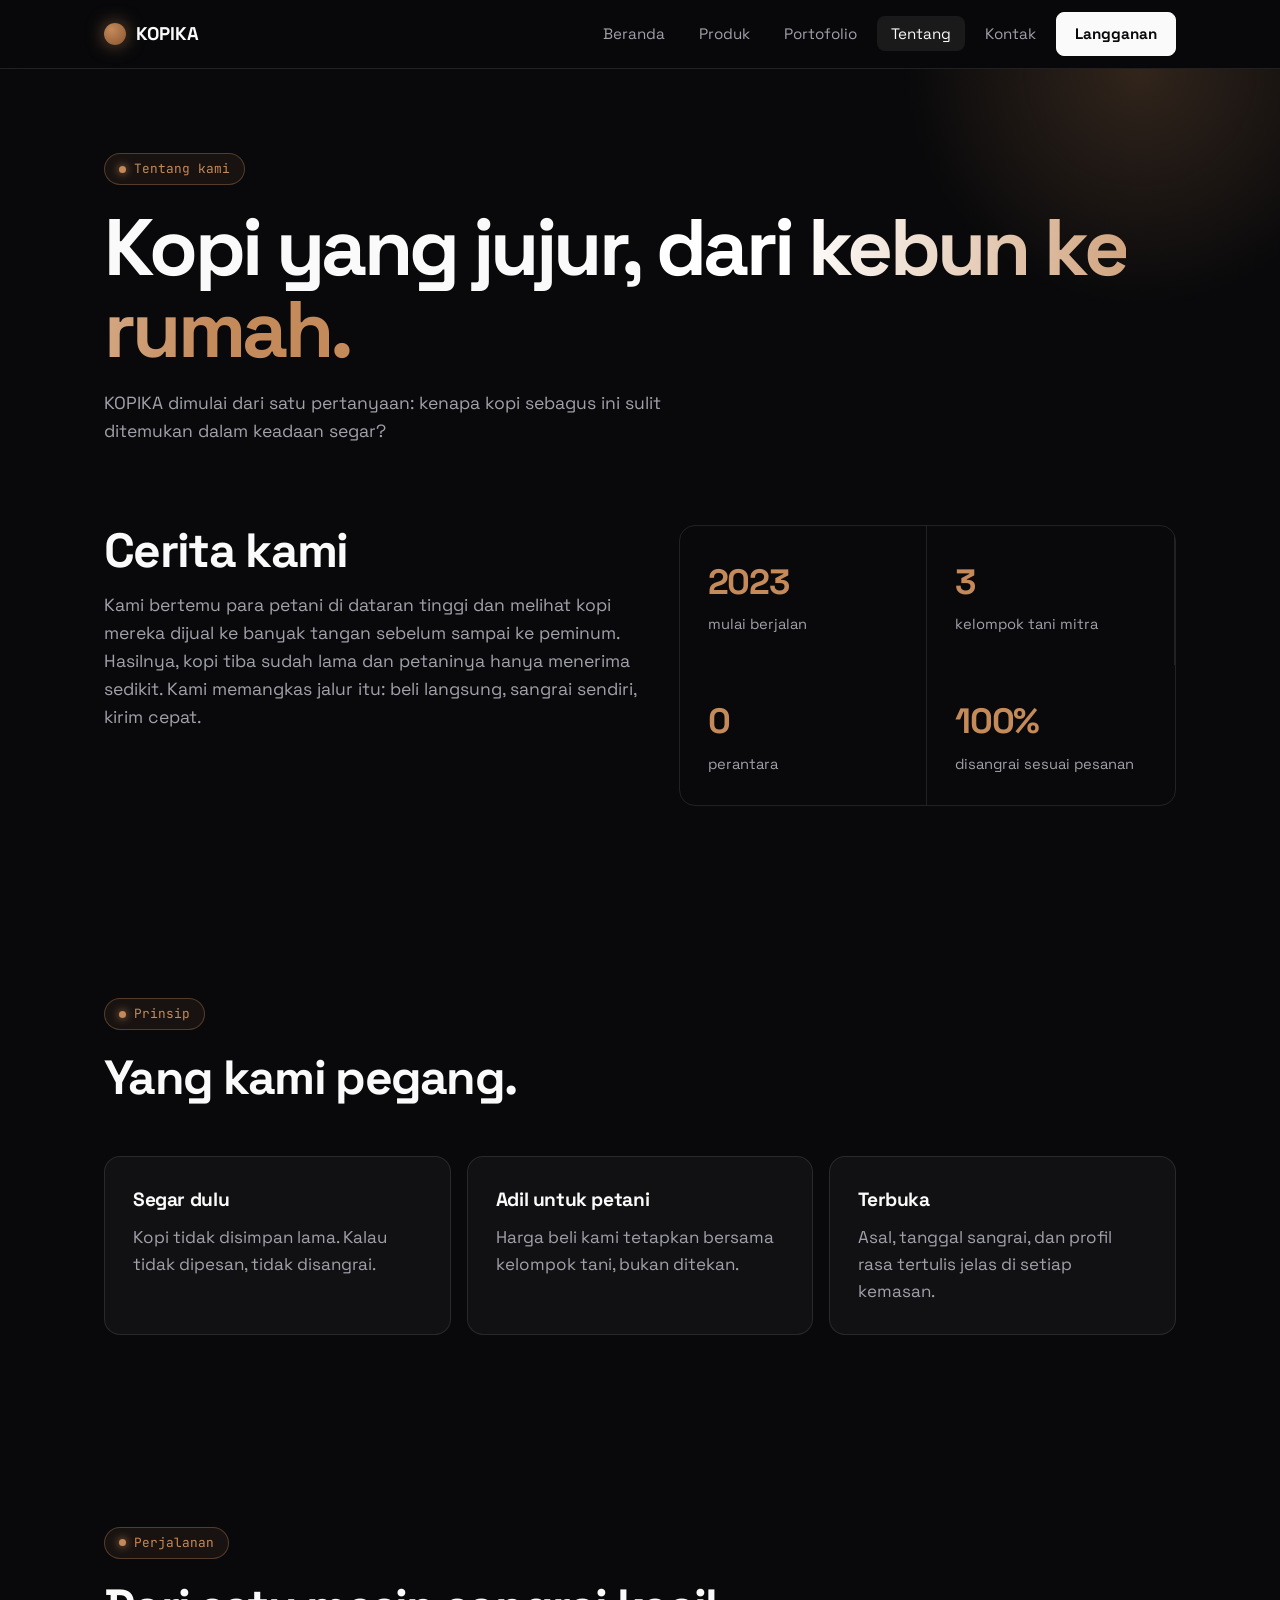
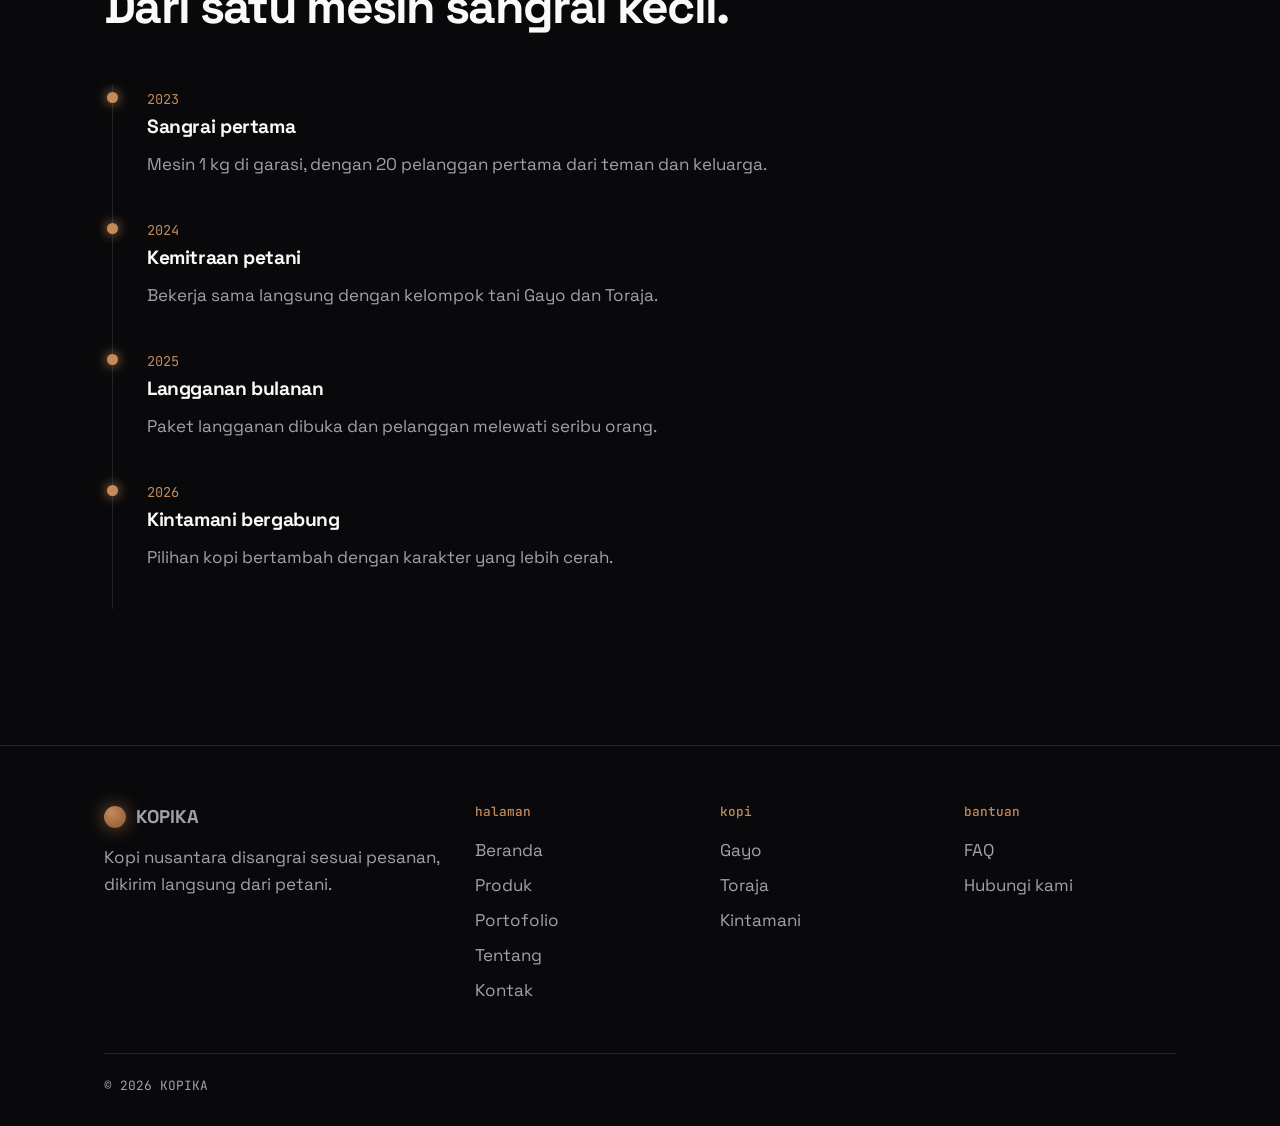
<file: tentang.html>
<!DOCTYPE html>
<html lang="id">

<head>
    <meta charset="UTF-8">
    <meta name="viewport" content="width=device-width, initial-scale=1">
    <title>Tentang - KOPIKA</title>
    <link rel="preconnect" href="https://fonts.googleapis.com">
    <link rel="preconnect" href="https://fonts.gstatic.com" crossorigin>
    <link
        href="https://fonts.googleapis.com/css2?family=Space+Grotesk:wght@400;500;700&family=JetBrains+Mono:wght@400;500&display=swap"
        rel="stylesheet">
    <link rel="stylesheet" href="style.css">
</head>

<body>
    <header class="top">
        <div class="wrap nav"><a class="logo" href="index.html"><i></i>KOPIKA</a>
            <ul>
                <li><a href="index.html" class="">Beranda</a></li>
                <li><a href="produk.html" class="">Produk</a></li>
                <li><a href="portofolio.html" class="">Portofolio</a></li>
                <li><a href="tentang.html" class="on">Tentang</a></li>
                <li><a href="kontak.html" class="">Kontak</a></li>
                <li><a class="btn" href="produk.html#paket">Langganan</a></li>
            </ul>
        </div>
    </header>
    <main>
        <section class="pagehero">
            <div class="wrap"><span class="tag">Tentang kami</span>
                <h1>Kopi yang jujur, <span class="grad">dari kebun ke rumah.</span></h1>
                <p class="lead" style="margin-top:18px">KOPIKA dimulai dari satu pertanyaan: kenapa kopi sebagus ini
                    sulit ditemukan dalam keadaan segar?</p>
            </div>
        </section>
        <section style="padding-top:40px">
            <div class="wrap">
                <div class="split">
                    <div>
                        <h2>Cerita kami</h2>
                        <p class="lead">Kami bertemu para petani di dataran tinggi dan melihat kopi mereka dijual ke
                            banyak tangan sebelum sampai ke peminum. Hasilnya, kopi tiba sudah lama dan petaninya hanya
                            menerima sedikit. Kami memangkas jalur itu: beli langsung, sangrai sendiri, kirim cepat.</p>
                    </div>
                    <div class="stats" style="grid-template-columns:1fr 1fr">
                        <div><b>2023</b><span>mulai berjalan</span></div>
                        <div><b>3</b><span>kelompok tani mitra</span></div>
                        <div><b>0</b><span>perantara</span></div>
                        <div><b>100%</b><span>disangrai sesuai pesanan</span></div>
                    </div>
                </div>
            </div>
        </section>

        <section>
            <div class="wrap">
                <div class="head"><span class="tag">Prinsip</span>
                    <h2>Yang kami pegang.</h2>
                </div>
                <div class="g3">
                    <div class="card">
                        <h3>Segar dulu</h3>
                        <p>Kopi tidak disimpan lama. Kalau tidak dipesan, tidak disangrai.</p>
                    </div>
                    <div class="card">
                        <h3>Adil untuk petani</h3>
                        <p>Harga beli kami tetapkan bersama kelompok tani, bukan ditekan.</p>
                    </div>
                    <div class="card">
                        <h3>Terbuka</h3>
                        <p>Asal, tanggal sangrai, dan profil rasa tertulis jelas di setiap kemasan.</p>
                    </div>
                </div>
            </div>
        </section>

        <section>
            <div class="wrap">
                <div class="head"><span class="tag">Perjalanan</span>
                    <h2>Dari satu mesin sangrai kecil.</h2>
                </div>
                <ol class="tl">
                    <li><time>2023</time>
                        <h3>Sangrai pertama</h3>
                        <p>Mesin 1 kg di garasi, dengan 20 pelanggan pertama dari teman dan keluarga.</p>
                    </li>
                    <li><time>2024</time>
                        <h3>Kemitraan petani</h3>
                        <p>Bekerja sama langsung dengan kelompok tani Gayo dan Toraja.</p>
                    </li>
                    <li><time>2025</time>
                        <h3>Langganan bulanan</h3>
                        <p>Paket langganan dibuka dan pelanggan melewati seribu orang.</p>
                    </li>
                    <li><time>2026</time>
                        <h3>Kintamani bergabung</h3>
                        <p>Pilihan kopi bertambah dengan karakter yang lebih cerah.</p>
                    </li>
                </ol>
            </div>
        </section>
    </main>
    <footer>
        <div class="wrap">
            <div class="fg">
                <div><a class="logo" href="index.html"><i></i>KOPIKA</a>
                    <p>Kopi nusantara disangrai sesuai pesanan, dikirim langsung dari petani.</p>
                </div>
                <div>
                    <h4>halaman</h4>
                    <ul>
                        <li><a href="index.html">Beranda</a></li>
                        <li><a href="produk.html">Produk</a></li>
                        <li><a href="portofolio.html">Portofolio</a></li>
                        <li><a href="tentang.html">Tentang</a></li>
                        <li><a href="kontak.html">Kontak</a></li>
                    </ul>
                </div>
                <div>
                    <h4>kopi</h4>
                    <ul>
                        <li><a href="produk.html">Gayo</a></li>
                        <li><a href="produk.html">Toraja</a></li>
                        <li><a href="produk.html">Kintamani</a></li>
                    </ul>
                </div>
                <div>
                    <h4>bantuan</h4>
                    <ul>
                        <li><a href="kontak.html#faq">FAQ</a></li>
                        <li><a href="kontak.html">Hubungi kami</a></li>
                    </ul>
                </div>
            </div>
            <div class="copy"><span>© 2026 KOPIKA</span><span></span></div>
        </div>
    </footer>
    <script src="animasi.js"></script>
</body>

</html>
</file>
<file: style.css>
:root {
    --bg: #09090B;
    --panel: #111113;
    --line: rgba(255, 255, 255, .1);
    --tx: #FAFAFA;
    --mut: #A1A1AA;
    --br: #C48A5A;
    --br-d: #8A5530;
    --sans: 'Space Grotesk', system-ui, sans-serif;
    --mono: 'JetBrains Mono', ui-monospace, monospace
}

* {
    box-sizing: border-box;
    margin: 0;
    padding: 0
}

html {
    scroll-behavior: smooth
}

body {
    font-family: var(--sans);
    background: var(--bg);
    color: var(--tx);
    line-height: 1.6;
    font-size: 17px;
    overflow-x: hidden
}

a {
    color: inherit
}

:focus-visible {
    outline: 2px solid var(--br);
    outline-offset: 3px
}

.wrap {
    max-width: 1120px;
    margin: 0 auto;
    padding: 0 24px;
    position: relative
}

.mono {
    font-family: var(--mono)
}

/* nav */
.top {
    position: sticky;
    top: 0;
    z-index: 20;
    background: rgba(9, 9, 11, .75);
    backdrop-filter: blur(14px);
    border-bottom: 1px solid var(--line)
}

.nav {
    display: flex;
    align-items: center;
    justify-content: space-between;
    height: 68px
}

.logo {
    font-weight: 700;
    font-size: 1.15rem;
    text-decoration: none;
    display: flex;
    align-items: center;
    gap: 10px
}

.logo i {
    width: 22px;
    height: 22px;
    border-radius: 50%;
    background: radial-gradient(circle at 35% 30%, var(--br), var(--br-d));
    box-shadow: 0 0 18px rgba(196, 138, 90, .6)
}

.nav ul {
    display: flex;
    gap: 6px;
    list-style: none;
    align-items: center
}

.nav li a {
    text-decoration: none;
    color: var(--mut);
    padding: 8px 14px;
    border-radius: 8px;
    font-size: .95rem
}

.nav li a:hover,
.nav li a.on {
    color: var(--tx);
    background: rgba(255, 255, 255, .07)
}

.btn {
    display: inline-block;
    background: var(--tx);
    color: var(--bg) !important;
    padding: 12px 22px;
    border-radius: 10px;
    font-weight: 700;
    font-size: .95rem;
    text-decoration: none !important;
    border: 1px solid var(--tx);
    transition: transform .2s, box-shadow .2s
}

.btn:hover {
    transform: translateY(-2px);
    box-shadow: 0 8px 28px rgba(196, 138, 90, .35)
}

.btn.ghost {
    background: transparent;
    color: var(--tx) !important;
    border-color: var(--line)
}

.btn.ghost:hover {
    border-color: var(--br);
    box-shadow: none
}

.nav .btn {
    padding: 9px 18px
}

/* type */
h1 {
    font-size: clamp(2.6rem, 6.4vw, 5rem);
    line-height: 1.02;
    letter-spacing: -.045em;
    font-weight: 700
}

h2 {
    font-size: clamp(1.9rem, 4vw, 3rem);
    line-height: 1.08;
    letter-spacing: -.035em;
    font-weight: 700;
    margin-bottom: 14px
}

h3 {
    font-size: 1.2rem;
    letter-spacing: -.02em;
    margin-bottom: 8px
}

.grad {
    background: linear-gradient(100deg, #fff 20%, var(--br) 80%);
    -webkit-background-clip: text;
    background-clip: text;
    color: transparent
}

.lead {
    color: var(--mut);
    max-width: 36em;
    font-size: 1.1rem
}

.tag {
    display: inline-flex;
    align-items: center;
    gap: 8px;
    font-family: var(--mono);
    font-size: .8rem;
    color: var(--br);
    border: 1px solid rgba(196, 138, 90, .35);
    background: rgba(196, 138, 90, .08);
    padding: 5px 14px;
    border-radius: 99px;
    margin-bottom: 22px
}

.tag::before {
    content: "";
    width: 7px;
    height: 7px;
    border-radius: 50%;
    background: var(--br);
    box-shadow: 0 0 8px var(--br)
}

section {
    padding: 96px 0
}

.head {
    margin-bottom: 52px
}

/* hero */
.hero {
    padding: 96px 0 90px;
    position: relative;
    overflow: hidden
}

.hero::before {
    content: "";
    position: absolute;
    inset: 0;
    background-image: linear-gradient(var(--line) 1px, transparent 1px), linear-gradient(90deg, var(--line) 1px, transparent 1px);
    background-size: 56px 56px;
    -webkit-mask-image: radial-gradient(ellipse 70% 70% at 50% 30%, #000, transparent);
    mask-image: radial-gradient(ellipse 70% 70% at 50% 30%, #000, transparent)
}

.hero::after {
    content: "";
    position: absolute;
    width: 640px;
    height: 640px;
    left: 50%;
    top: -320px;
    transform: translateX(-50%);
    background: radial-gradient(circle, rgba(196, 138, 90, .28), transparent 65%);
    pointer-events: none
}

.hero .wrap {
    display: grid;
    grid-template-columns: 1.1fr 1fr;
    gap: 48px;
    align-items: center
}

.hero p {
    margin: 24px 0 34px
}

.row {
    display: flex;
    gap: 14px;
    flex-wrap: wrap
}

.pagehero {
    padding: 84px 0 40px;
    position: relative;
    overflow: hidden
}

.pagehero::after {
    content: "";
    position: absolute;
    width: 520px;
    height: 520px;
    right: -120px;
    top: -260px;
    background: radial-gradient(circle, rgba(196, 138, 90, .22), transparent 65%)
}

/* terminal */
.term {
    background: #0D0D0F;
    border: 1px solid var(--line);
    border-radius: 14px;
    box-shadow: 0 30px 80px rgba(0, 0, 0, .6), 0 0 0 1px rgba(196, 138, 90, .08);
    overflow: hidden;
    font-family: var(--mono);
    font-size: .86rem
}

.term .bar {
    display: flex;
    gap: 7px;
    padding: 12px 16px;
    border-bottom: 1px solid var(--line);
    align-items: center
}

.term .bar i {
    width: 11px;
    height: 11px;
    border-radius: 50%;
    background: #2A2A2E
}

.term .bar span {
    margin-left: 10px;
    color: var(--mut);
    font-size: .78rem
}

.term pre {
    padding: 20px;
    line-height: 1.85;
    white-space: pre-wrap;
    color: #D4D4D8
}

.term .p {
    color: var(--br)
}

.term .g {
    color: #86EFAC
}

.term .m {
    color: #71717A
}

.caret {
    display: inline-block;
    width: 8px;
    height: 1em;
    background: var(--br);
    vertical-align: -2px;
    animation: blink 1s steps(1) infinite
}

@keyframes blink {
    50% {
        opacity: 0
    }
}

/* cards */
.card {
    background: var(--panel);
    border: 1px solid var(--line);
    border-radius: 16px;
    padding: 28px;
    transition: border-color .25s, transform .25s
}

.card:hover {
    border-color: rgba(196, 138, 90, .55);
    transform: translateY(-4px)
}

.card p {
    color: var(--mut)
}

.bento {
    display: grid;
    grid-template-columns: repeat(6, 1fr);
    gap: 16px
}

.b2 {
    grid-column: span 2
}

.b3 {
    grid-column: span 3
}

.b4 {
    grid-column: span 4
}

.big {
    font-size: 3.2rem;
    font-weight: 700;
    letter-spacing: -.05em;
    line-height: 1
}

.stats {
    display: grid;
    grid-template-columns: repeat(4, 1fr);
    border: 1px solid var(--line);
    border-radius: 16px;
    overflow: hidden
}

.stats div {
    padding: 28px;
    border-right: 1px solid var(--line)
}

.stats div:last-child {
    border: none
}

.stats b {
    display: block;
    font-size: 2.2rem;
    letter-spacing: -.04em;
    color: var(--br)
}

.stats span {
    color: var(--mut);
    font-size: .92rem
}

.g3 {
    display: grid;
    grid-template-columns: repeat(3, 1fr);
    gap: 16px
}

.g2 {
    display: grid;
    grid-template-columns: repeat(2, 1fr);
    gap: 16px
}

.spec {
    font-family: var(--mono);
    font-size: .82rem;
    color: var(--mut);
    list-style: none;
    margin: 16px 0 20px;
    border-top: 1px dashed var(--line)
}

.spec li {
    display: flex;
    justify-content: space-between;
    padding: 8px 0;
    border-bottom: 1px dashed var(--line)
}

.spec b {
    color: var(--tx);
    font-weight: 500
}

.swatch {
    height: 120px;
    border-radius: 10px;
    margin-bottom: 20px;
    border: 1px solid var(--line);
    display: grid;
    place-items: center;
    font-family: var(--mono);
    color: rgba(255, 255, 255, .85);
    font-size: .85rem;
    background: linear-gradient(135deg, var(--c1), var(--c2))
}

.price {
    font-size: 2.4rem;
    font-weight: 700;
    letter-spacing: -.05em;
    margin: 10px 0
}

.price small {
    font-size: .9rem;
    color: var(--mut);
    font-weight: 400;
    letter-spacing: 0
}

.plan.hot {
    border-color: var(--br);
    background: linear-gradient(180deg, rgba(196, 138, 90, .12), var(--panel) 60%)
}

.plan ul {
    list-style: none;
    margin: 18px 0 24px
}

.plan li {
    padding: 7px 0;
    color: var(--mut)
}

.plan li::before {
    content: "✓";
    color: var(--br);
    margin-right: 10px;
    font-family: var(--mono)
}

/* table */
.tbl {
    width: 100%;
    border-collapse: collapse;
    font-size: .95rem;
    border: 1px solid var(--line);
    border-radius: 12px;
    overflow: hidden
}

.tbl th,
.tbl td {
    padding: 14px 18px;
    text-align: left;
    border-bottom: 1px solid var(--line)
}

.tbl th {
    font-family: var(--mono);
    font-weight: 500;
    font-size: .8rem;
    color: var(--br);
    background: var(--panel)
}

.tbl td {
    color: var(--mut)
}

.tbl td:first-child {
    color: var(--tx);
    font-weight: 700
}

.scroll {
    overflow-x: auto
}

/* timeline */
.tl {
    list-style: none;
    border-left: 1px solid var(--line);
    margin-left: 8px
}

.tl li {
    position: relative;
    padding: 0 0 38px 34px
}

.tl li::before {
    content: "";
    position: absolute;
    left: -6px;
    top: 7px;
    width: 11px;
    height: 11px;
    border-radius: 50%;
    background: var(--br);
    box-shadow: 0 0 12px var(--br)
}

.tl time {
    font-family: var(--mono);
    color: var(--br);
    font-size: .85rem
}

.tl p {
    color: var(--mut)
}

/* faq + form */
details {
    border: 1px solid var(--line);
    border-radius: 12px;
    padding: 18px 22px;
    background: var(--panel);
    margin-bottom: 10px
}

summary {
    cursor: pointer;
    font-weight: 700;
    list-style: none;
    display: flex;
    justify-content: space-between
}

summary::after {
    content: "+";
    color: var(--br);
    font-family: var(--mono)
}

details[open] summary::after {
    content: "−"
}

details p {
    color: var(--mut);
    margin-top: 12px
}

label {
    display: block;
    font-family: var(--mono);
    font-size: .8rem;
    color: var(--mut);
    margin: 16px 0 6px
}

input,
select,
textarea {
    width: 100%;
    background: #0D0D0F;
    border: 1px solid var(--line);
    border-radius: 10px;
    padding: 13px 14px;
    color: var(--tx);
    font: inherit
}

input:focus,
select:focus,
textarea:focus {
    outline: none;
    border-color: var(--br);
    box-shadow: 0 0 0 3px rgba(196, 138, 90, .2)
}

textarea {
    min-height: 130px;
    resize: vertical
}

.split {
    display: grid;
    grid-template-columns: 1.1fr 1fr;
    gap: 28px;
    align-items: start
}

.cta {
    text-align: center;
    border: 1px solid var(--line);
    border-radius: 24px;
    padding: 72px 24px;
    background: radial-gradient(ellipse at 50% 0%, rgba(196, 138, 90, .22), transparent 70%), var(--panel)
}

.cta h2 {
    max-width: 14em;
    margin: 0 auto 14px
}

.cta .row {
    justify-content: center;
    margin-top: 28px
}

/* footer */
footer {
    border-top: 1px solid var(--line);
    padding: 56px 0 30px;
    margin-top: 40px
}

.fg {
    display: grid;
    grid-template-columns: 1.6fr 1fr 1fr 1fr;
    gap: 32px;
    margin-bottom: 40px
}

footer h4 {
    font-family: var(--mono);
    font-size: .8rem;
    color: var(--br);
    margin-bottom: 14px;
    font-weight: 500
}

footer ul {
    list-style: none
}

footer li {
    margin-bottom: 8px
}

footer a {
    color: var(--mut);
    text-decoration: none
}

footer a:hover {
    color: var(--tx)
}

footer p {
    color: var(--mut);
    max-width: 20em;
    margin-top: 12px
}

.copy {
    border-top: 1px solid var(--line);
    padding-top: 22px;
    color: var(--mut);
    font-family: var(--mono);
    font-size: .8rem;
    display: flex;
    justify-content: space-between;
    flex-wrap: wrap;
    gap: 10px
}

@media(max-width:860px) {

    .hero .wrap,
    .split,
    .g3,
    .g2,
    .fg {
        grid-template-columns: 1fr
    }

    .bento {
        grid-template-columns: 1fr
    }

    .b2,
    .b3,
    .b4 {
        grid-column: auto
    }

    .stats {
        grid-template-columns: 1fr 1fr
    }

    .stats div {
        border-bottom: 1px solid var(--line)
    }

    .nav ul li:not(:last-child) {
        display: none
    }

    section {
        padding: 64px 0
    }

    .hero {
        padding: 56px 0
    }
}

@media(prefers-reduced-motion:reduce) {
    .caret {
        animation: none
    }

    .btn,
    .card {
        transition: none
    }

    html {
        scroll-behavior: auto
    }
}

/* ilustrasi kopi */
.art {
    position: relative;
    width: 100%;
    max-width: 460px;
    margin-left: auto
}

.art svg {
    width: 100%;
    height: auto;
    display: block
}

.steam path {
    opacity: 0;
    animation: steam 4s ease-in-out infinite
}

@keyframes steam {
    0% {
        opacity: 0;
        transform: translateY(14px)
    }

    35% {
        opacity: .85
    }

    100% {
        opacity: 0;
        transform: translateY(-16px)
    }
}

.chip {
    position: absolute;
    font-family: var(--mono);
    font-size: .78rem;
    background: rgba(17, 17, 19, .85);
    border: 1px solid rgba(196, 138, 90, .45);
    color: var(--tx);
    padding: 6px 14px;
    border-radius: 99px;
    backdrop-filter: blur(6px)
}

.c1 {
    top: 20%;
    left: 2%
}

.c2 {
    top: 42%;
    right: 0
}

.c3 {
    bottom: 22%;
    left: 6%
}

.photo {
    width: 100%;
    aspect-ratio: 1/1;
    object-fit: cover;
    border-radius: 20px;
    border: 1px solid var(--line);
    box-shadow: 0 30px 80px rgba(0, 0, 0, .6)
}

@media(max-width:860px) {
    .art {
        margin: 0 auto;
        max-width: 340px
    }
}

@media(prefers-reduced-motion:reduce) {
    .steam path {
        animation: none;
        opacity: .6
    }
}

/* gambar kartu (pengganti .swatch) */
.thumb {
    display: block;
    width: 100%;
    height: 120px;
    object-fit: cover;
    border-radius: 10px;
    margin-bottom: 20px;
    border: 1px solid var(--line)
}

.card:hover .thumb {
    border-color: rgba(196, 138, 90, .55)
}
/* ===== animasi ===== */
@keyframes rise {
    from {
        opacity: 0;
        transform: translateY(22px)
    }

    to {
        opacity: 1;
        transform: none
    }
}

@keyframes float {

    0%,
    100% {
        transform: translateY(0)
    }

    50% {
        transform: translateY(-12px)
    }
}

@keyframes bob {

    0%,
    100% {
        transform: translateY(0)
    }

    50% {
        transform: translateY(-7px)
    }
}

/* teks hero masuk bertahap saat halaman dibuka */
.hero .wrap>div:first-child>*,
.pagehero .wrap>* {
    animation: rise .8s cubic-bezier(.2, .7, .2, 1) both
}

.hero .wrap>div:first-child>:nth-child(2),
.pagehero .wrap>:nth-child(2) {
    animation-delay: .08s
}

.hero .wrap>div:first-child>:nth-child(3),
.pagehero .wrap>:nth-child(3) {
    animation-delay: .16s
}

.hero .wrap>div:first-child>:nth-child(4) {
    animation-delay: .24s
}

/* cangkir dan label melayang pelan */
.art {
    animation: rise 1s .25s cubic-bezier(.2, .7, .2, 1) both
}

.art svg {
    animation: float 7s ease-in-out 1.2s infinite
}

.chip {
    animation: bob 5s ease-in-out infinite
}

.c2 {
    animation-delay: -1.7s
}

.c3 {
    animation-delay: -3.3s
}

/* muncul saat di-scroll (kelas .js dipasang oleh animasi.js) */
.js .reveal {
    opacity: 0;
    translate: 0 26px;
    transition: opacity .7s ease var(--d, 0s), translate .7s cubic-bezier(.2, .7, .2, 1) var(--d, 0s)
}

.js .card.reveal {
    transition: opacity .7s ease var(--d, 0s), translate .7s cubic-bezier(.2, .7, .2, 1) var(--d, 0s), border-color .25s, transform .25s
}

.js .reveal.in {
    opacity: 1;
    translate: 0 0
}

@media(prefers-reduced-motion:reduce) {

    .hero .wrap>div:first-child>*,
    .pagehero .wrap>*,
    .art,
    .art svg,
    .chip {
        animation: none
    }

    .js .reveal,
    .js .card.reveal {
        opacity: 1;
        translate: none;
        transition: none
    }
}
</file>
